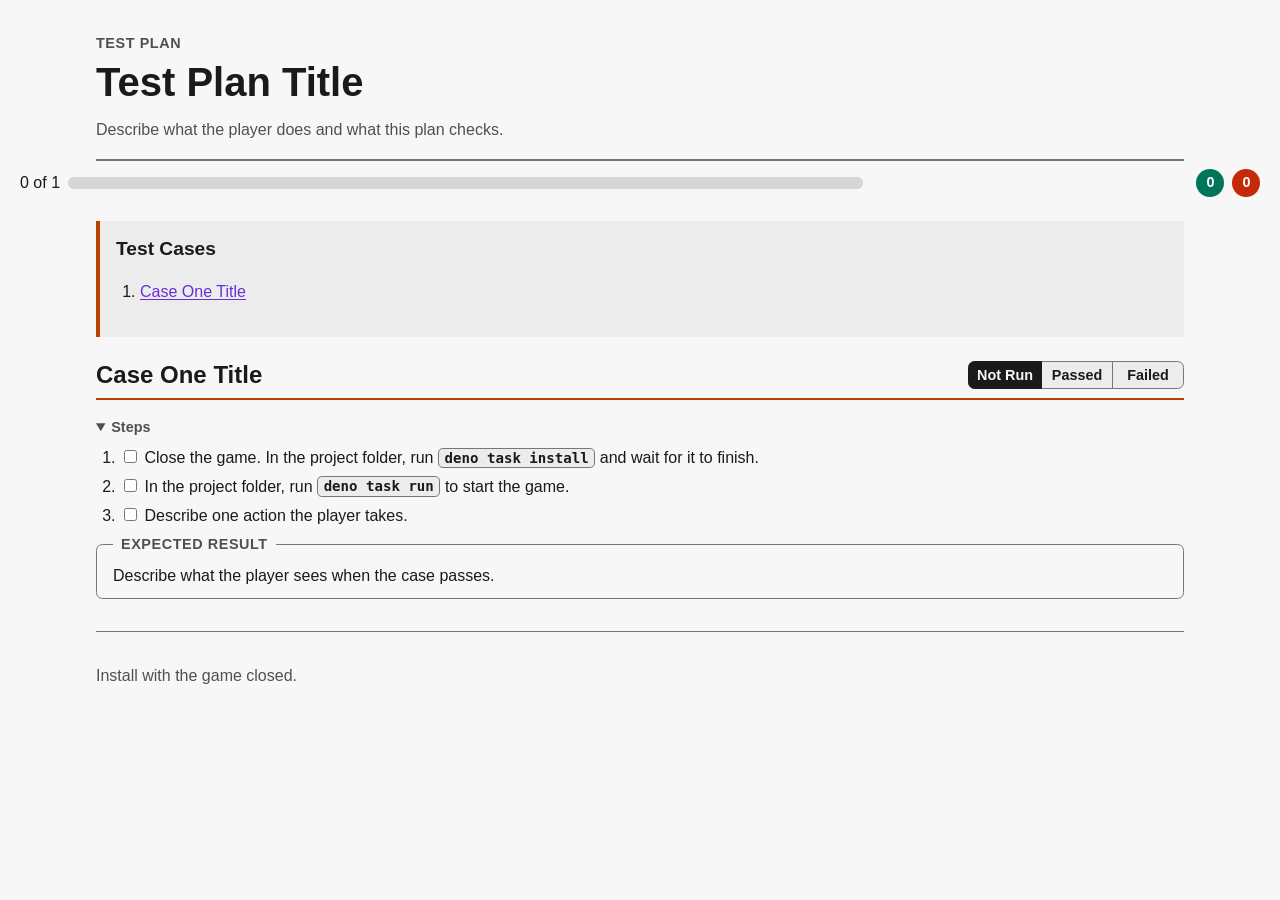
<file: .agents/templates/test-plan.html>
<!doctype html>
<html lang="en">
<head>
  <meta charset="utf-8">
  <meta name="viewport" content="width=device-width, initial-scale=1">
  <!--
    AGENT INSTRUCTIONS. Delete this whole comment block in a filled test plan.

    Create a test plan:
    1. Copy this file to .agents/test-plans/<name>.html. Keep the relative links to ../testing/ as they are.
    2. Replace the title, the eyebrow, and the intro with text for a human reader.
    3. Write one section with class "test-case" per case. Give each a unique id (case-1, case-2, ...) and a unique radio name that matches it.
    4. Each case has one "steps" list. Every item in it is one action a person does, followed by no more than one check. Every item gets a checkbox, and every checkbox counts toward the progress bar. The list collapses only after a result is chosen and every checkbox in it is checked.
    5. The first step of a case is the exact command that prepares the build, such as "deno task install", then the launch step, such as "deno task run". A case that follows one that already installed the build starts from the game menu instead. Put nothing else in a command step.
    6. Each case ends with one fieldset.expected whose legend reads "Expected Result". Say what the player sees.
    7. Build the table of contents from the cases. Remove any unused case section.

    Rules for the text:
    - A test plan is for humans. Keep commands, file hashes, sizes, exit codes, and output comparisons out of everything except the build command in step 1.
    - The plan stands alone. Never mention the agent, the chat, the task list, or anything outside the page.
    - Title Case for headings, buttons, and labels. US English. Oxford commas. No em dashes.
    - Do not state or hint at the hidden premise. Link to docs/spoilers.md instead if a case needs it.
    - No network calls. The shared test-plan.js script saves results in the viewer's browser; do not add other scripts.
  -->
  <title>Test Plan Title</title>
  <link rel="stylesheet" href="../testing/test-plan.css">
</head>
<body>
  <a class="skip-link" href="#main">Skip to test cases</a>

  <header class="page-header">
    <!-- Short label for the area under test, such as "Opening Resets". -->
    <p class="eyebrow">Test Plan</p>
    <h1>Test Plan Title</h1>
    <!-- One or two sentences: what the player does and what this plan checks. -->
    <p class="intro">Describe what the player does and what this plan checks.</p>
  </header>

  <!-- Counts recorded cases. Keep the ids and the summary text; the script fills in the numbers. -->
  <section id="test-progress" class="test-progress" aria-labelledby="completion-heading">
    <h2 id="completion-heading" class="visually-hidden">Test Plan Completion</h2>
    <p class="progress-row">
      <span id="completion-count" class="progress-count">0 of 1</span>
      <progress id="completion-progress" aria-labelledby="completion-heading" max="1" value="0">0 of 1</progress>
      <span class="progress-spacer" aria-hidden="true"></span>
      <span id="completion-outcomes" class="completion-outcomes">
        <span id="passed-pill" class="metric-pill metric-pill--passed" role="img" title="0 passed" aria-label="0 test cases have passed">
          <span id="passed-count">0</span>
          <span class="visually-hidden">passed</span>
        </span>
        <span id="failed-pill" class="metric-pill metric-pill--failed" role="img" title="0 failed" aria-label="0 test cases have failed">
          <span id="failed-count">0</span>
          <span class="visually-hidden">failed</span>
        </span>
      </span>
    </p>
    <p id="completion-summary" class="visually-hidden" role="status" aria-live="polite" aria-atomic="true">0 of 1 cases recorded.</p>
    <p id="storage-status" class="storage-status" role="status" aria-live="polite" hidden></p>
  </section>

  <nav class="toc" aria-label="Test cases">
    <h2>Test Cases</h2>
    <!-- One list item per case. The href matches the case id. -->
    <ol>
      <li><a href="#case-1">Case One Title</a></li>
    </ol>
  </nav>

  <main id="main">
    <!-- Repeat this section for each case. Keep the id, the radio name, and the legend in step. -->
    <section class="test-case" id="case-1">
      <div class="test-case-title">
        <h2>Case One Title</h2>
        <fieldset class="result-controls">
          <legend class="visually-hidden">Result for Case One Title</legend>
          <label><input type="radio" name="case-1" value="not-run" checked>Not Run</label>
          <label><input type="radio" name="case-1" value="passed">Passed</label>
          <label><input type="radio" name="case-1" value="failed">Failed</label>
        </fieldset>
      </div>

      <details class="test-case-details" open>
        <summary>Steps</summary>
        <!-- One li per step. Step 1 is always the build command. Each step gets a checkbox. -->
        <ol class="steps">
          <li>
            <label><input type="checkbox"> Close the game. In the project folder, run <code>deno task install</code> and wait for it to finish.</label>
          </li>
          <li>
            <label><input type="checkbox"> In the project folder, run <code>deno task run</code> to start the game.</label>
          </li>
          <li>
            <label><input type="checkbox"> Describe one action the player takes.</label>
          </li>
        </ol>
      </details>

      <fieldset class="expected">
        <legend>Expected Result</legend>
        <!-- Say what the player sees. Do not describe the steps again. -->
        <p>Describe what the player sees when the case passes.</p>
      </fieldset>
    </section>
  </main>

  <footer>
    <!-- Optional. A line about install state or what to do when a case fails. -->
    <p>Install with the game closed.</p>
  </footer>

  <script src="../testing/confetti.js"></script>
  <script src="../testing/test-plan.js"></script>
</body>
</html>
</file>
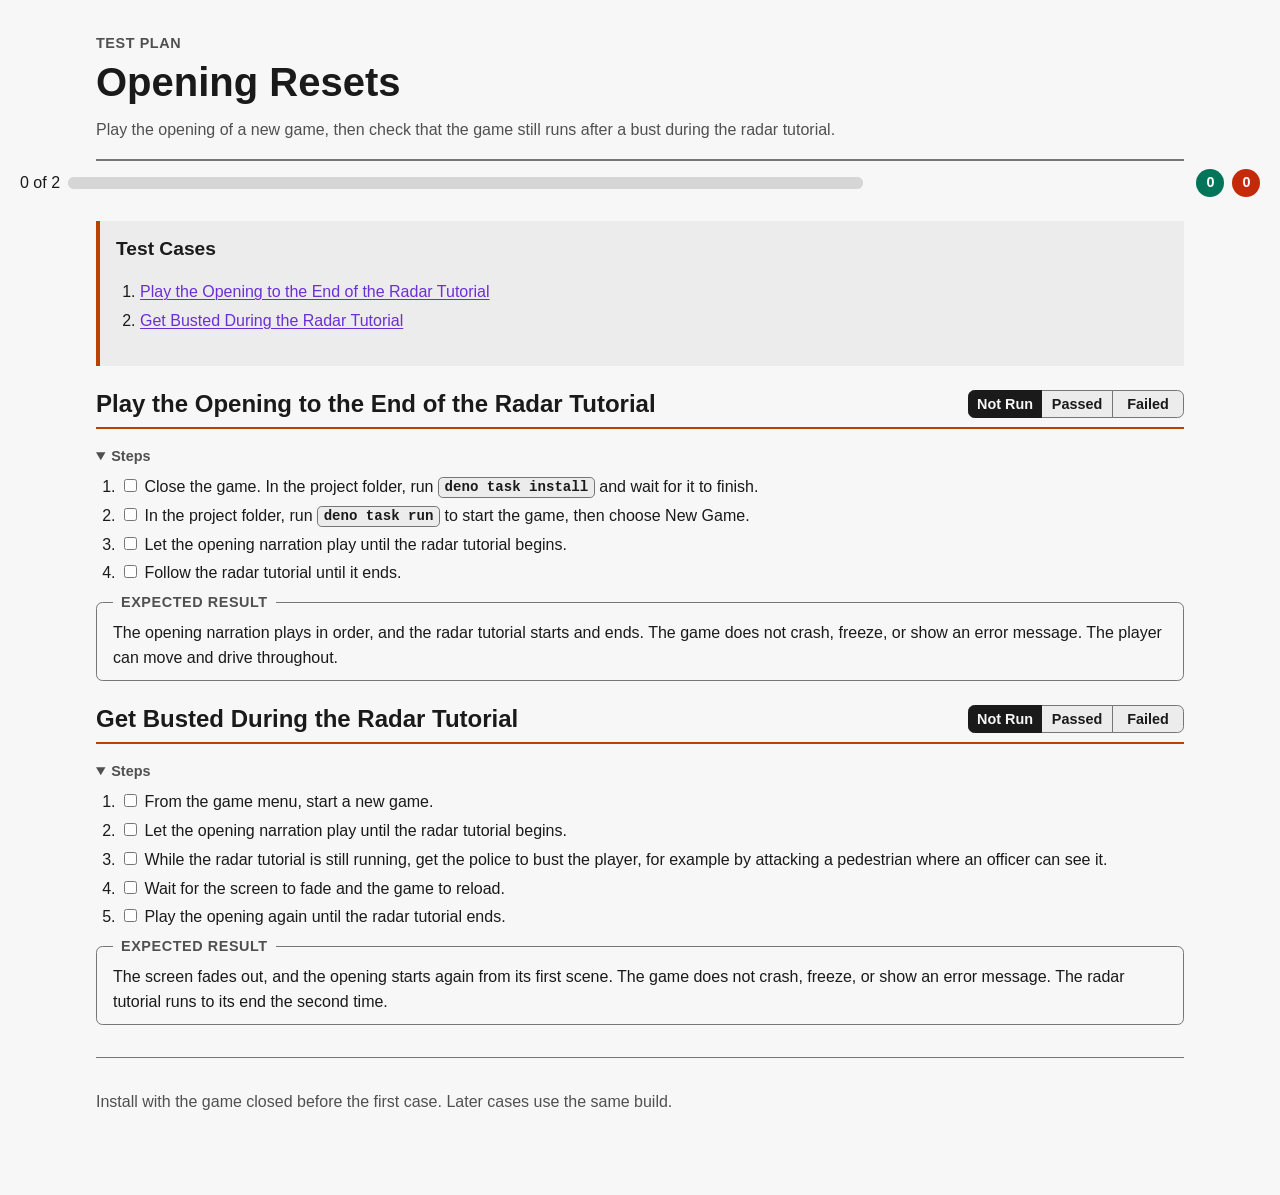
<file: .agents/test-plans/opening-resets.html>
<!doctype html>
<html lang="en">
<head>
  <meta charset="utf-8">
  <meta name="viewport" content="width=device-width, initial-scale=1">
  <title>Opening Resets</title>
  <link rel="stylesheet" href="../testing/test-plan.css">
</head>
<body>
  <a class="skip-link" href="#main">Skip to test cases</a>

  <header class="page-header">
    <p class="eyebrow">Test Plan</p>
    <h1>Opening Resets</h1>
    <p class="intro">Play the opening of a new game, then check that the game still runs after a bust during the radar tutorial.</p>
  </header>

  <section id="test-progress" class="test-progress" aria-labelledby="completion-heading">
    <h2 id="completion-heading" class="visually-hidden">Test Plan Completion</h2>
    <p class="progress-row">
      <span id="completion-count" class="progress-count">0 of 2</span>
      <progress id="completion-progress" aria-labelledby="completion-heading" max="2" value="0">0 of 2</progress>
      <span class="progress-spacer" aria-hidden="true"></span>
      <span id="completion-outcomes" class="completion-outcomes">
        <span id="passed-pill" class="metric-pill metric-pill--passed" role="img" title="0 passed" aria-label="0 test cases have passed">
          <span id="passed-count">0</span>
          <span class="visually-hidden">passed</span>
        </span>
        <span id="failed-pill" class="metric-pill metric-pill--failed" role="img" title="0 failed" aria-label="0 test cases have failed">
          <span id="failed-count">0</span>
          <span class="visually-hidden">failed</span>
        </span>
      </span>
    </p>
    <p id="completion-summary" class="visually-hidden" role="status" aria-live="polite" aria-atomic="true">0 of 2 cases recorded.</p>
    <p id="storage-status" class="storage-status" role="status" aria-live="polite" hidden></p>
  </section>

  <nav class="toc" aria-label="Test cases">
    <h2>Test Cases</h2>
    <ol>
      <li><a href="#case-1">Play the Opening to the End of the Radar Tutorial</a></li>
      <li><a href="#case-2">Get Busted During the Radar Tutorial</a></li>
    </ol>
  </nav>

  <main id="main">
    <section class="test-case" id="case-1">
      <div class="test-case-title">
        <h2>Play the Opening to the End of the Radar Tutorial</h2>
        <fieldset class="result-controls">
          <legend class="visually-hidden">Result for Play the Opening</legend>
          <label><input type="radio" name="case-1" value="not-run" checked>Not Run</label>
          <label><input type="radio" name="case-1" value="passed">Passed</label>
          <label><input type="radio" name="case-1" value="failed">Failed</label>
        </fieldset>
      </div>

      <details class="test-case-details" open>
        <summary>Steps</summary>
        <ol class="steps">
          <li><label><input type="checkbox"> Close the game. In the project folder, run <code>deno task install</code> and wait for it to finish.</label></li>
          <li><label><input type="checkbox"> In the project folder, run <code>deno task run</code> to start the game, then choose New Game.</label></li>
          <li><label><input type="checkbox"> Let the opening narration play until the radar tutorial begins.</label></li>
          <li><label><input type="checkbox"> Follow the radar tutorial until it ends.</label></li>
        </ol>
      </details>

      <fieldset class="expected">
        <legend>Expected Result</legend>
        <p>The opening narration plays in order, and the radar tutorial starts and ends. The game does not crash, freeze, or show an error message. The player can move and drive throughout.</p>
      </fieldset>
    </section>

    <section class="test-case" id="case-2">
      <div class="test-case-title">
        <h2>Get Busted During the Radar Tutorial</h2>
        <fieldset class="result-controls">
          <legend class="visually-hidden">Result for Get Busted During the Radar Tutorial</legend>
          <label><input type="radio" name="case-2" value="not-run" checked>Not Run</label>
          <label><input type="radio" name="case-2" value="passed">Passed</label>
          <label><input type="radio" name="case-2" value="failed">Failed</label>
        </fieldset>
      </div>

      <details class="test-case-details" open>
        <summary>Steps</summary>
        <ol class="steps">
          <li><label><input type="checkbox"> From the game menu, start a new game.</label></li>
          <li><label><input type="checkbox"> Let the opening narration play until the radar tutorial begins.</label></li>
          <li><label><input type="checkbox"> While the radar tutorial is still running, get the police to bust the player, for example by attacking a pedestrian where an officer can see it.</label></li>
          <li><label><input type="checkbox"> Wait for the screen to fade and the game to reload.</label></li>
          <li><label><input type="checkbox"> Play the opening again until the radar tutorial ends.</label></li>
        </ol>
      </details>

      <fieldset class="expected">
        <legend>Expected Result</legend>
        <p>The screen fades out, and the opening starts again from its first scene. The game does not crash, freeze, or show an error message. The radar tutorial runs to its end the second time.</p>
      </fieldset>
    </section>
  </main>

  <footer>
    <p>Install with the game closed before the first case. Later cases use the same build.</p>
  </footer>

  <script src="../testing/confetti.js"></script>
  <script src="../testing/test-plan.js"></script>
</body>
</html>
</file>
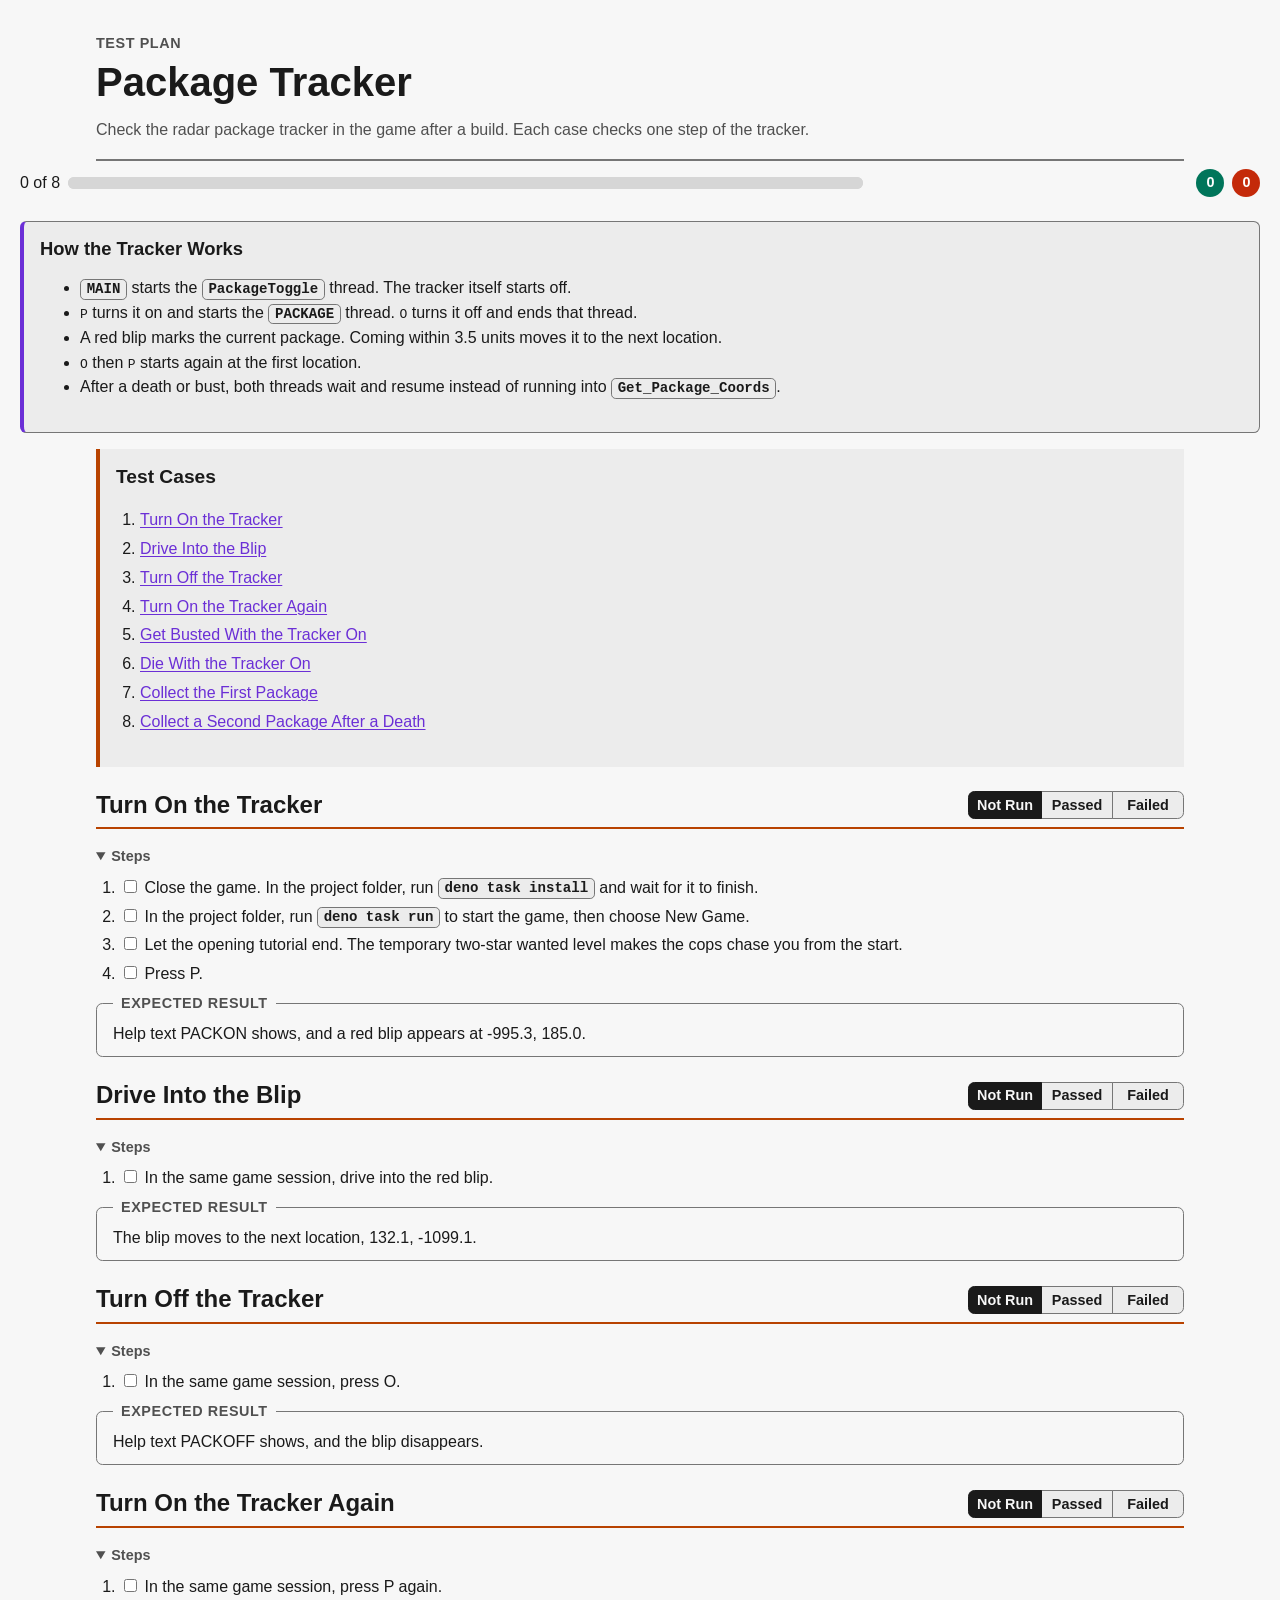
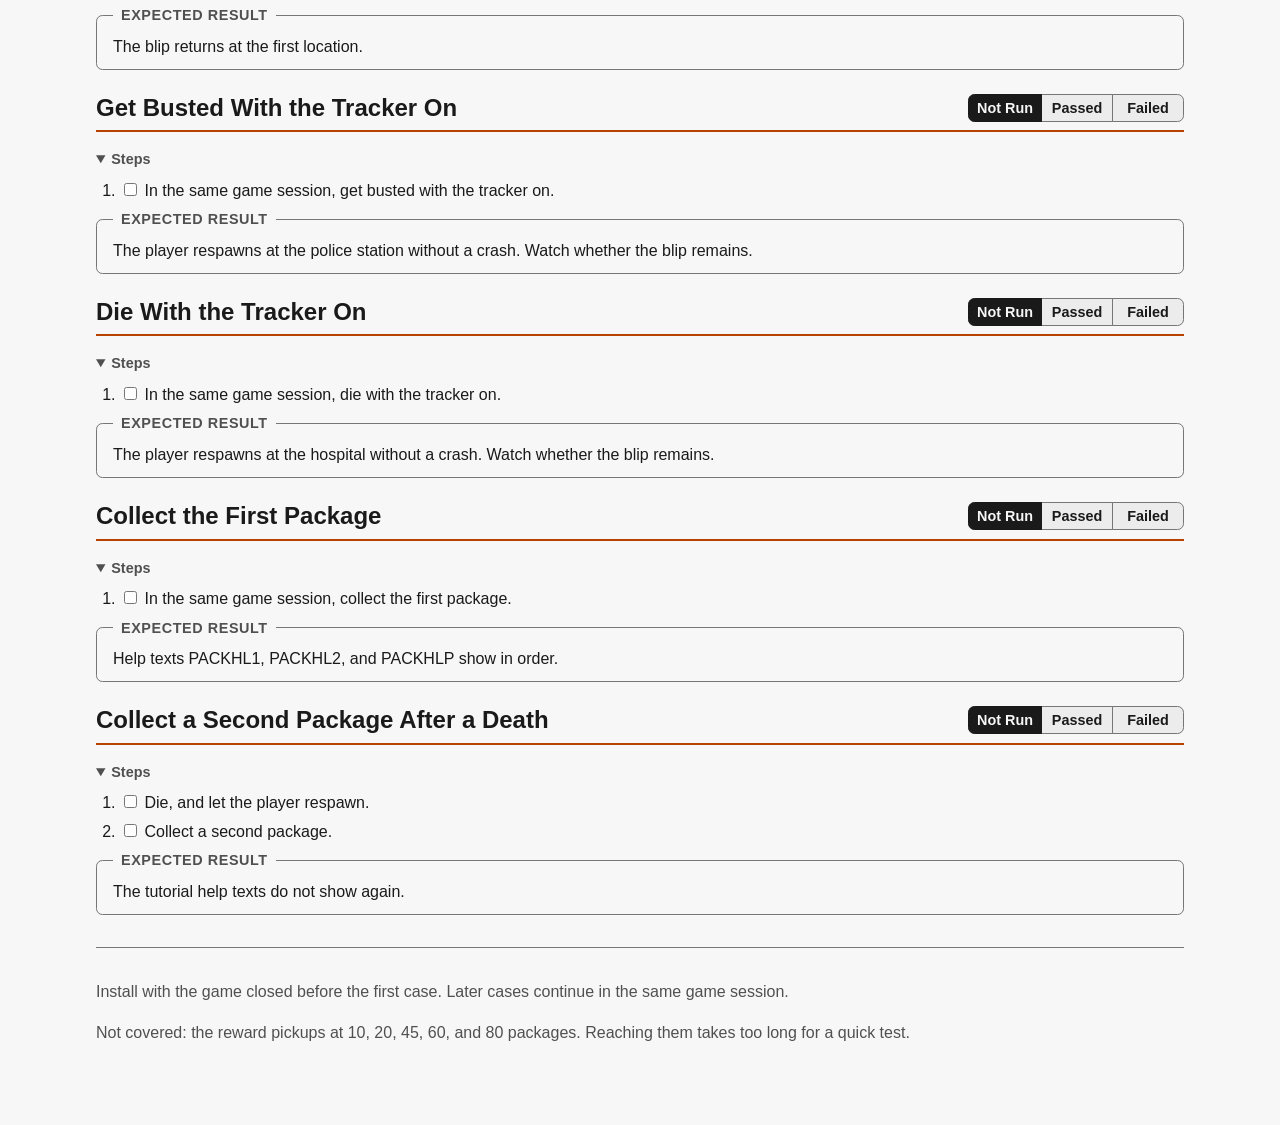
<file: .agents/test-plans/package-tracker.html>
<!doctype html>
<html lang="en">
<head>
  <meta charset="utf-8">
  <meta name="viewport" content="width=device-width, initial-scale=1">
  <title>Package Tracker</title>
  <link rel="stylesheet" href="../testing/test-plan.css">
</head>
<body>
  <a class="skip-link" href="#main">Skip to test cases</a>

  <header class="page-header">
    <p class="eyebrow">Test Plan</p>
    <h1>Package Tracker</h1>
    <p class="intro">Check the radar package tracker in the game after a build. Each case checks one step of the tracker.</p>
  </header>

  <section id="test-progress" class="test-progress" aria-labelledby="completion-heading">
    <h2 id="completion-heading" class="visually-hidden">Test Plan Completion</h2>
    <p class="progress-row">
      <span id="completion-count" class="progress-count">0 of 8</span>
      <progress id="completion-progress" aria-labelledby="completion-heading" max="8" value="0">0 of 8</progress>
      <span class="progress-spacer" aria-hidden="true"></span>
      <span id="completion-outcomes" class="completion-outcomes">
        <span id="passed-pill" class="metric-pill metric-pill--passed" role="img" title="0 passed" aria-label="0 test cases have passed">
          <span id="passed-count">0</span>
          <span class="visually-hidden">passed</span>
        </span>
        <span id="failed-pill" class="metric-pill metric-pill--failed" role="img" title="0 failed" aria-label="0 test cases have failed">
          <span id="failed-count">0</span>
          <span class="visually-hidden">failed</span>
        </span>
      </span>
    </p>
    <p id="completion-summary" class="visually-hidden" role="status" aria-live="polite" aria-atomic="true">0 of 8 cases recorded.</p>
    <p id="storage-status" class="storage-status" role="status" aria-live="polite" hidden></p>
  </section>

  <div class="note">
    <h3>How the Tracker Works</h3>
    <ul>
      <li><code>MAIN</code> starts the <code>PackageToggle</code> thread. The tracker itself starts off.</li>
      <li><kbd>P</kbd> turns it on and starts the <code>PACKAGE</code> thread. <kbd>O</kbd> turns it off and ends that thread.</li>
      <li>A red blip marks the current package. Coming within 3.5 units moves it to the next location.</li>
      <li><kbd>O</kbd> then <kbd>P</kbd> starts again at the first location.</li>
      <li>After a death or bust, both threads wait and resume instead of running into <code>Get_Package_Coords</code>.</li>
    </ul>
  </div>

  <nav class="toc" aria-label="Test cases">
    <h2>Test Cases</h2>
    <ol>
      <li><a href="#case-1">Turn On the Tracker</a></li>
      <li><a href="#case-2">Drive Into the Blip</a></li>
      <li><a href="#case-3">Turn Off the Tracker</a></li>
      <li><a href="#case-4">Turn On the Tracker Again</a></li>
      <li><a href="#case-5">Get Busted With the Tracker On</a></li>
      <li><a href="#case-6">Die With the Tracker On</a></li>
      <li><a href="#case-7">Collect the First Package</a></li>
      <li><a href="#case-8">Collect a Second Package After a Death</a></li>
    </ol>
  </nav>

  <main id="main">
    <section class="test-case" id="case-1">
      <div class="test-case-title">
        <h2>Turn On the Tracker</h2>
        <fieldset class="result-controls">
          <legend class="visually-hidden">Result for Turn On the Tracker</legend>
          <label><input type="radio" name="case-1" value="not-run" checked>Not Run</label>
          <label><input type="radio" name="case-1" value="passed">Passed</label>
          <label><input type="radio" name="case-1" value="failed">Failed</label>
        </fieldset>
      </div>

      <details class="test-case-details" open>
        <summary>Steps</summary>
        <ol class="steps">
          <li><label><input type="checkbox"> Close the game. In the project folder, run <code>deno task install</code> and wait for it to finish.</label></li>
          <li><label><input type="checkbox"> In the project folder, run <code>deno task run</code> to start the game, then choose New Game.</label></li>
          <li><label><input type="checkbox"> Let the opening tutorial end. The temporary two-star wanted level makes the cops chase you from the start.</label></li>
          <li><label><input type="checkbox"> Press P.</label></li>
        </ol>
      </details>

      <fieldset class="expected">
        <legend>Expected Result</legend>
        <p>Help text PACKON shows, and a red blip appears at -995.3, 185.0.</p>
      </fieldset>
    </section>

    <section class="test-case" id="case-2">
      <div class="test-case-title">
        <h2>Drive Into the Blip</h2>
        <fieldset class="result-controls">
          <legend class="visually-hidden">Result for Drive Into the Blip</legend>
          <label><input type="radio" name="case-2" value="not-run" checked>Not Run</label>
          <label><input type="radio" name="case-2" value="passed">Passed</label>
          <label><input type="radio" name="case-2" value="failed">Failed</label>
        </fieldset>
      </div>

      <details class="test-case-details" open>
        <summary>Steps</summary>
        <ol class="steps">
          <li><label><input type="checkbox"> In the same game session, drive into the red blip.</label></li>
        </ol>
      </details>

      <fieldset class="expected">
        <legend>Expected Result</legend>
        <p>The blip moves to the next location, 132.1, -1099.1.</p>
      </fieldset>
    </section>

    <section class="test-case" id="case-3">
      <div class="test-case-title">
        <h2>Turn Off the Tracker</h2>
        <fieldset class="result-controls">
          <legend class="visually-hidden">Result for Turn Off the Tracker</legend>
          <label><input type="radio" name="case-3" value="not-run" checked>Not Run</label>
          <label><input type="radio" name="case-3" value="passed">Passed</label>
          <label><input type="radio" name="case-3" value="failed">Failed</label>
        </fieldset>
      </div>

      <details class="test-case-details" open>
        <summary>Steps</summary>
        <ol class="steps">
          <li><label><input type="checkbox"> In the same game session, press O.</label></li>
        </ol>
      </details>

      <fieldset class="expected">
        <legend>Expected Result</legend>
        <p>Help text PACKOFF shows, and the blip disappears.</p>
      </fieldset>
    </section>

    <section class="test-case" id="case-4">
      <div class="test-case-title">
        <h2>Turn On the Tracker Again</h2>
        <fieldset class="result-controls">
          <legend class="visually-hidden">Result for Turn On the Tracker Again</legend>
          <label><input type="radio" name="case-4" value="not-run" checked>Not Run</label>
          <label><input type="radio" name="case-4" value="passed">Passed</label>
          <label><input type="radio" name="case-4" value="failed">Failed</label>
        </fieldset>
      </div>

      <details class="test-case-details" open>
        <summary>Steps</summary>
        <ol class="steps">
          <li><label><input type="checkbox"> In the same game session, press P again.</label></li>
        </ol>
      </details>

      <fieldset class="expected">
        <legend>Expected Result</legend>
        <p>The blip returns at the first location.</p>
      </fieldset>
    </section>

    <section class="test-case" id="case-5">
      <div class="test-case-title">
        <h2>Get Busted With the Tracker On</h2>
        <fieldset class="result-controls">
          <legend class="visually-hidden">Result for Get Busted With the Tracker On</legend>
          <label><input type="radio" name="case-5" value="not-run" checked>Not Run</label>
          <label><input type="radio" name="case-5" value="passed">Passed</label>
          <label><input type="radio" name="case-5" value="failed">Failed</label>
        </fieldset>
      </div>

      <details class="test-case-details" open>
        <summary>Steps</summary>
        <ol class="steps">
          <li><label><input type="checkbox"> In the same game session, get busted with the tracker on.</label></li>
        </ol>
      </details>

      <fieldset class="expected">
        <legend>Expected Result</legend>
        <p>The player respawns at the police station without a crash. Watch whether the blip remains.</p>
      </fieldset>
    </section>

    <section class="test-case" id="case-6">
      <div class="test-case-title">
        <h2>Die With the Tracker On</h2>
        <fieldset class="result-controls">
          <legend class="visually-hidden">Result for Die With the Tracker On</legend>
          <label><input type="radio" name="case-6" value="not-run" checked>Not Run</label>
          <label><input type="radio" name="case-6" value="passed">Passed</label>
          <label><input type="radio" name="case-6" value="failed">Failed</label>
        </fieldset>
      </div>

      <details class="test-case-details" open>
        <summary>Steps</summary>
        <ol class="steps">
          <li><label><input type="checkbox"> In the same game session, die with the tracker on.</label></li>
        </ol>
      </details>

      <fieldset class="expected">
        <legend>Expected Result</legend>
        <p>The player respawns at the hospital without a crash. Watch whether the blip remains.</p>
      </fieldset>
    </section>

    <section class="test-case" id="case-7">
      <div class="test-case-title">
        <h2>Collect the First Package</h2>
        <fieldset class="result-controls">
          <legend class="visually-hidden">Result for Collect the First Package</legend>
          <label><input type="radio" name="case-7" value="not-run" checked>Not Run</label>
          <label><input type="radio" name="case-7" value="passed">Passed</label>
          <label><input type="radio" name="case-7" value="failed">Failed</label>
        </fieldset>
      </div>

      <details class="test-case-details" open>
        <summary>Steps</summary>
        <ol class="steps">
          <li><label><input type="checkbox"> In the same game session, collect the first package.</label></li>
        </ol>
      </details>

      <fieldset class="expected">
        <legend>Expected Result</legend>
        <p>Help texts PACKHL1, PACKHL2, and PACKHLP show in order.</p>
      </fieldset>
    </section>

    <section class="test-case" id="case-8">
      <div class="test-case-title">
        <h2>Collect a Second Package After a Death</h2>
        <fieldset class="result-controls">
          <legend class="visually-hidden">Result for Collect a Second Package After a Death</legend>
          <label><input type="radio" name="case-8" value="not-run" checked>Not Run</label>
          <label><input type="radio" name="case-8" value="passed">Passed</label>
          <label><input type="radio" name="case-8" value="failed">Failed</label>
        </fieldset>
      </div>

      <details class="test-case-details" open>
        <summary>Steps</summary>
        <ol class="steps">
          <li><label><input type="checkbox"> Die, and let the player respawn.</label></li>
          <li><label><input type="checkbox"> Collect a second package.</label></li>
        </ol>
      </details>

      <fieldset class="expected">
        <legend>Expected Result</legend>
        <p>The tutorial help texts do not show again.</p>
      </fieldset>
    </section>
  </main>

  <footer>
    <p>Install with the game closed before the first case. Later cases continue in the same game session.</p>
    <p>Not covered: the reward pickups at 10, 20, 45, 60, and 80 packages. Reaching them takes too long for a quick test.</p>
  </footer>

  <script src="../testing/confetti.js"></script>
  <script src="../testing/test-plan.js"></script>
</body>
</html>
</file>
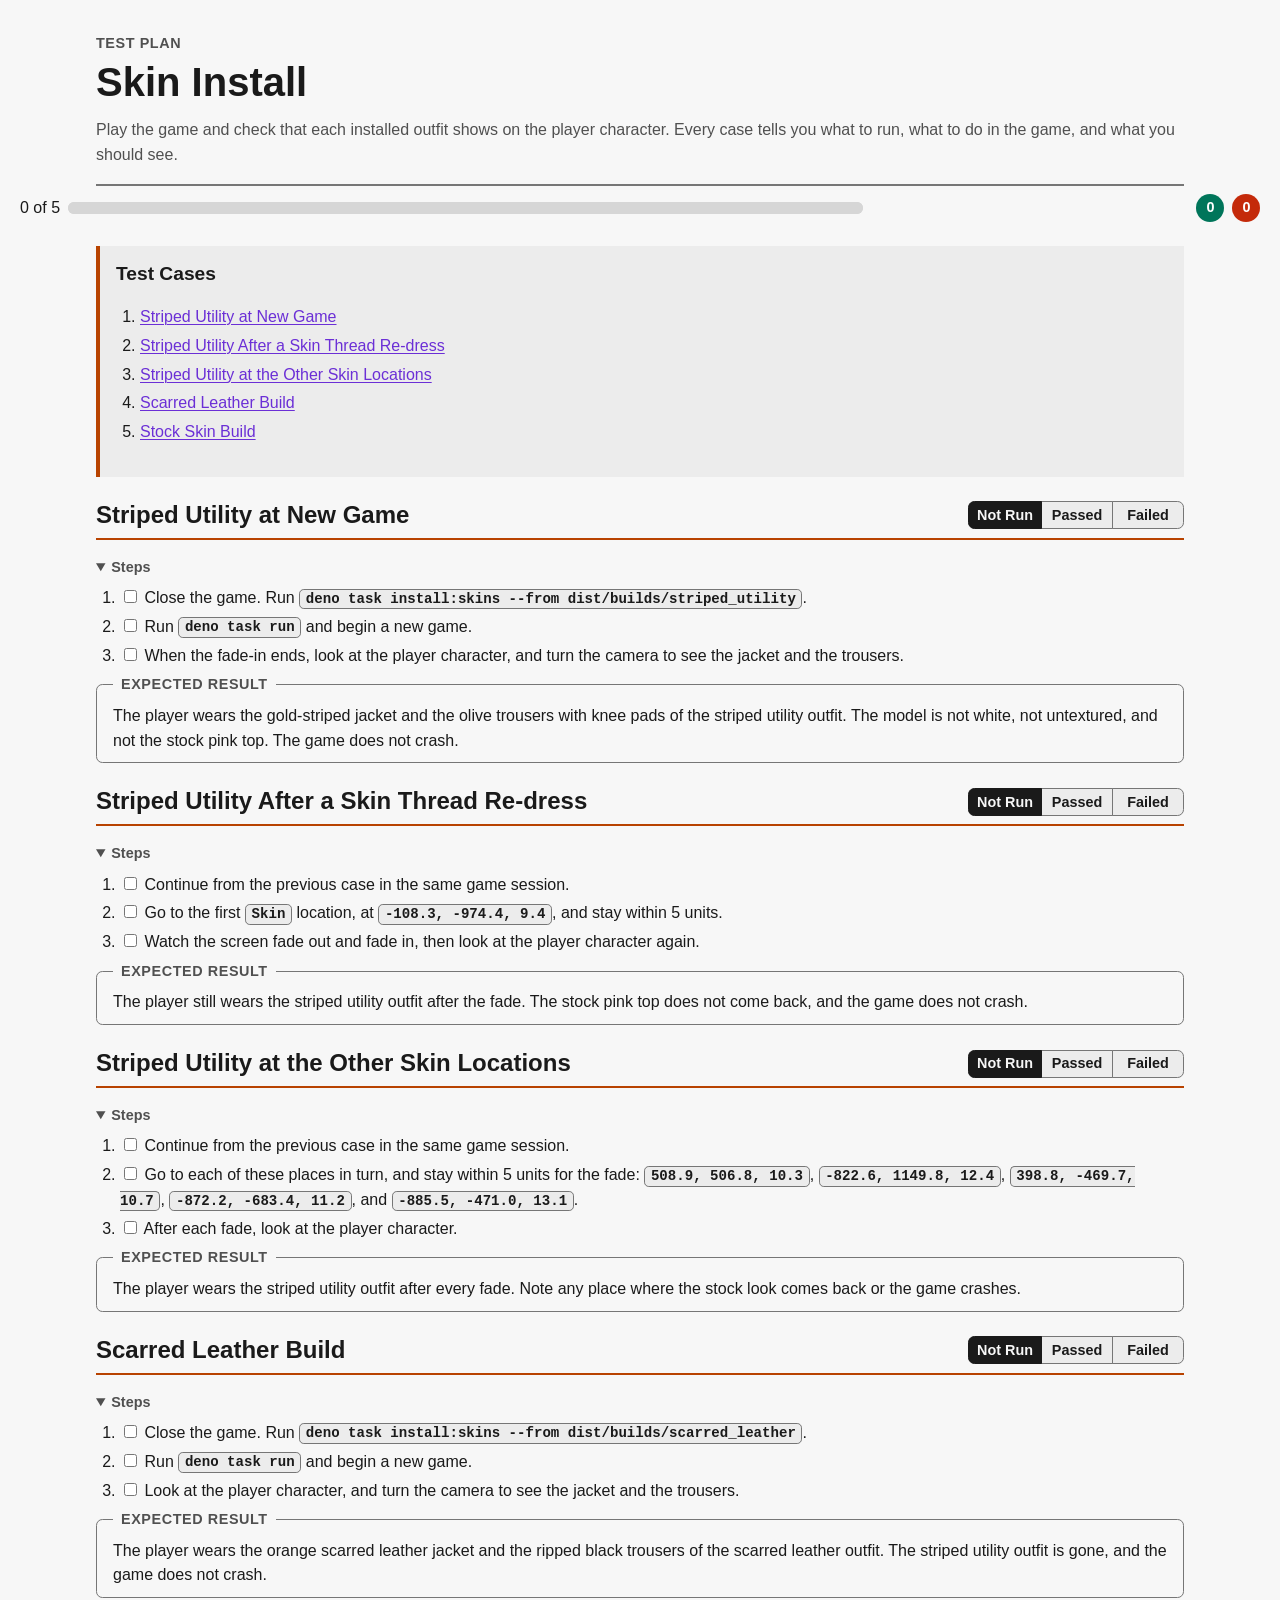
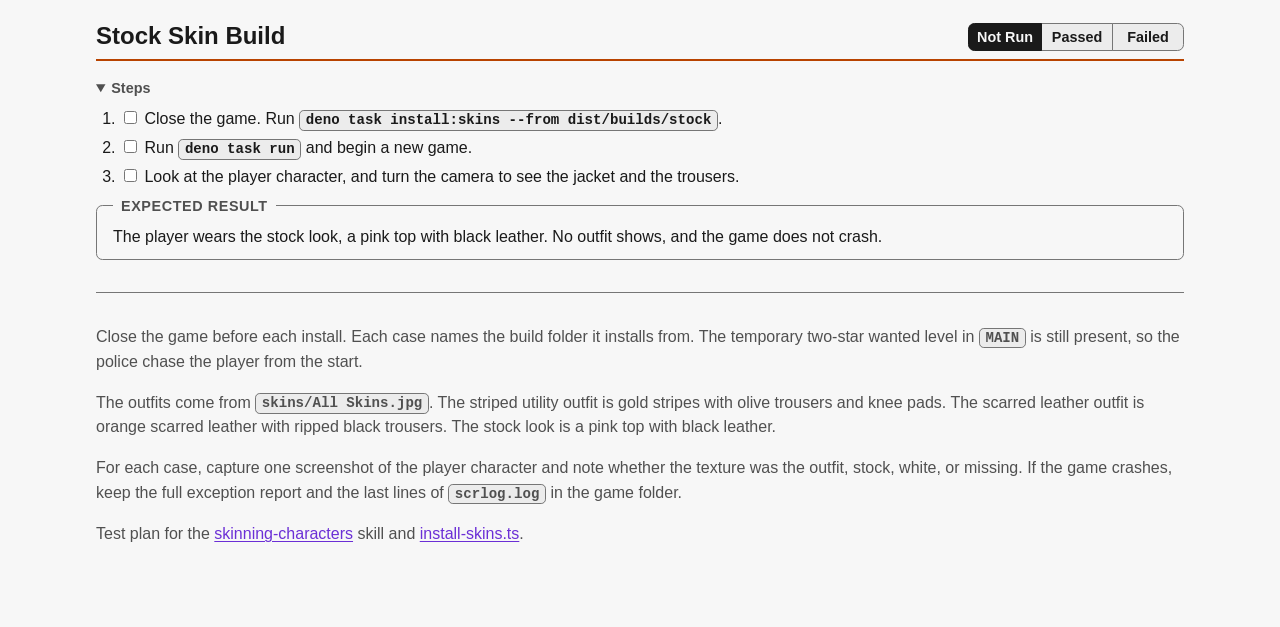
<file: .agents/test-plans/skin-install.html>
<!doctype html>
<html lang="en">
  <head>
    <meta charset="utf-8">
    <meta name="viewport" content="width=device-width, initial-scale=1">
    <title>Skin Install</title>
    <link rel="stylesheet" href="../testing/test-plan.css">
  </head>
  <body>
    <a class="skip-link" href="#main">Skip to test cases</a>
    <header class="page-header">
      <p class="eyebrow">Test Plan</p>
      <h1>Skin Install</h1>
      <p class="intro">
        Play the game and check that each installed outfit shows on the player
        character. Every case tells you what to run, what to do in the game,
        and what you should see.
      </p>
    </header>
    <section id="test-progress" class="test-progress" aria-labelledby="completion-heading">
      <h2 id="completion-heading" class="visually-hidden">Test Plan Completion</h2>
      <p class="progress-row">
        <span id="completion-count" class="progress-count">0 of 5</span>
        <progress id="completion-progress" aria-labelledby="completion-heading" max="5" value="0">0 of 5</progress>
        <span class="progress-spacer" aria-hidden="true"></span>
        <span id="completion-outcomes" class="completion-outcomes">
          <span id="passed-pill" class="metric-pill metric-pill--passed" role="img" title="0 passed" aria-label="0 test cases have passed">
            <span id="passed-count">0</span>
            <span class="visually-hidden">passed</span>
          </span>
          <span id="failed-pill" class="metric-pill metric-pill--failed" role="img" title="0 failed" aria-label="0 test cases have failed">
            <span id="failed-count">0</span>
            <span class="visually-hidden">failed</span>
          </span>
        </span>
      </p>
      <p id="completion-summary" class="visually-hidden" role="status" aria-live="polite" aria-atomic="true">0 of 5 cases recorded.</p>
      <p id="storage-status" class="storage-status" role="status" aria-live="polite" hidden></p>
    </section>

    <nav class="toc" aria-label="Test cases">
      <h2>Test Cases</h2>
      <ol>
        <li><a href="#case-1">Striped Utility at New Game</a></li>
        <li><a href="#case-2">Striped Utility After a Skin Thread Re-dress</a></li>
        <li><a href="#case-3">Striped Utility at the Other Skin Locations</a></li>
        <li><a href="#case-4">Scarred Leather Build</a></li>
        <li><a href="#case-5">Stock Skin Build</a></li>
      </ol>
    </nav>

    <main id="main">

      <section class="test-case" id="case-1">
        <div class="test-case-title">
          <h2>Striped Utility at New Game</h2>
          <fieldset class="result-controls">
            <legend class="visually-hidden">Result for Striped Utility at New Game</legend>
            <label><input type="radio" name="case-1" value="not-run" checked>Not Run</label>
            <label><input type="radio" name="case-1" value="passed">Passed</label>
            <label><input type="radio" name="case-1" value="failed">Failed</label>
          </fieldset>
        </div>

        <details class="test-case-details" open>
          <summary>Steps</summary>
          <ol class="steps">
            <li><label><input type="checkbox"> Close the game. Run <code>deno task install:skins --from dist/builds/striped_utility</code>.</label></li>
            <li><label><input type="checkbox"> Run <code>deno task run</code> and begin a new game.</label></li>
            <li><label><input type="checkbox"> When the fade-in ends, look at the player character, and turn the camera to see the jacket and the trousers.</label></li>
          </ol>
        </details>

        <fieldset class="expected">
          <legend>Expected Result</legend>
          <p>
            The player wears the gold-striped jacket and the olive trousers
            with knee pads of the striped utility outfit. The model is not white, not
            untextured, and not the stock pink top. The game does not crash.
          </p>
        </fieldset>
      </section>

      <section class="test-case" id="case-2">
        <div class="test-case-title">
          <h2>Striped Utility After a Skin Thread Re-dress</h2>
          <fieldset class="result-controls">
            <legend class="visually-hidden">Result for Striped Utility After a Skin Thread Re-dress</legend>
            <label><input type="radio" name="case-2" value="not-run" checked>Not Run</label>
            <label><input type="radio" name="case-2" value="passed">Passed</label>
            <label><input type="radio" name="case-2" value="failed">Failed</label>
          </fieldset>
        </div>

        <details class="test-case-details" open>
          <summary>Steps</summary>
          <ol class="steps">
            <li><label><input type="checkbox"> Continue from the previous case in the same game session.</label></li>
            <li><label><input type="checkbox"> Go to the first <code>Skin</code> location, at <code>-108.3, -974.4, 9.4</code>, and stay within 5 units.</label></li>
            <li><label><input type="checkbox"> Watch the screen fade out and fade in, then look at the player character again.</label></li>
          </ol>
        </details>

        <fieldset class="expected">
          <legend>Expected Result</legend>
          <p>
            The player still wears the striped utility outfit after the fade. The stock pink top
            does not come back, and the game does not crash.
          </p>
        </fieldset>
      </section>

      <section class="test-case" id="case-3">
        <div class="test-case-title">
          <h2>Striped Utility at the Other Skin Locations</h2>
          <fieldset class="result-controls">
            <legend class="visually-hidden">Result for Striped Utility at the Other Skin Locations</legend>
            <label><input type="radio" name="case-3" value="not-run" checked>Not Run</label>
            <label><input type="radio" name="case-3" value="passed">Passed</label>
            <label><input type="radio" name="case-3" value="failed">Failed</label>
          </fieldset>
        </div>

        <details class="test-case-details" open>
          <summary>Steps</summary>
          <ol class="steps">
            <li><label><input type="checkbox"> Continue from the previous case in the same game session.</label></li>
            <li><label><input type="checkbox"> Go to each of these places in turn, and stay within 5 units for the fade: <code>508.9, 506.8, 10.3</code>, <code>-822.6, 1149.8, 12.4</code>, <code>398.8, -469.7, 10.7</code>, <code>-872.2, -683.4, 11.2</code>, and <code>-885.5, -471.0, 13.1</code>.</label></li>
            <li><label><input type="checkbox"> After each fade, look at the player character.</label></li>
          </ol>
        </details>

        <fieldset class="expected">
          <legend>Expected Result</legend>
          <p>
            The player wears the striped utility outfit after every fade. Note any place where
            the stock look comes back or the game crashes.
          </p>
        </fieldset>
      </section>

      <section class="test-case" id="case-4">
        <div class="test-case-title">
          <h2>Scarred Leather Build</h2>
          <fieldset class="result-controls">
            <legend class="visually-hidden">Result for Scarred Leather Build</legend>
            <label><input type="radio" name="case-4" value="not-run" checked>Not Run</label>
            <label><input type="radio" name="case-4" value="passed">Passed</label>
            <label><input type="radio" name="case-4" value="failed">Failed</label>
          </fieldset>
        </div>

        <details class="test-case-details" open>
          <summary>Steps</summary>
          <ol class="steps">
            <li><label><input type="checkbox"> Close the game. Run <code>deno task install:skins --from dist/builds/scarred_leather</code>.</label></li>
            <li><label><input type="checkbox"> Run <code>deno task run</code> and begin a new game.</label></li>
            <li><label><input type="checkbox"> Look at the player character, and turn the camera to see the jacket and the trousers.</label></li>
          </ol>
        </details>

        <fieldset class="expected">
          <legend>Expected Result</legend>
          <p>
            The player wears the orange scarred leather jacket and the ripped
            black trousers of the scarred leather outfit. The striped utility outfit
            is gone, and the game does not crash.
          </p>
        </fieldset>
      </section>

      <section class="test-case" id="case-5">
        <div class="test-case-title">
          <h2>Stock Skin Build</h2>
          <fieldset class="result-controls">
            <legend class="visually-hidden">Result for Stock Skin Build</legend>
            <label><input type="radio" name="case-5" value="not-run" checked>Not Run</label>
            <label><input type="radio" name="case-5" value="passed">Passed</label>
            <label><input type="radio" name="case-5" value="failed">Failed</label>
          </fieldset>
        </div>

        <details class="test-case-details" open>
          <summary>Steps</summary>
          <ol class="steps">
            <li><label><input type="checkbox"> Close the game. Run <code>deno task install:skins --from dist/builds/stock</code>.</label></li>
            <li><label><input type="checkbox"> Run <code>deno task run</code> and begin a new game.</label></li>
            <li><label><input type="checkbox"> Look at the player character, and turn the camera to see the jacket and the trousers.</label></li>
          </ol>
        </details>

        <fieldset class="expected">
          <legend>Expected Result</legend>
          <p>
            The player wears the stock look, a pink top with black leather.
            No outfit shows, and the game does not crash.
          </p>
        </fieldset>
      </section>
    </main>

    <footer>
      <p>Close the game before each install. Each case names the build folder it installs from. The temporary two-star wanted level in <code>MAIN</code> is still present, so the police chase the player from the start.</p>
      <p>The outfits come from <code>skins/All Skins.jpg</code>. The striped utility outfit is gold stripes with olive trousers and knee pads. The scarred leather outfit is orange scarred leather with ripped black trousers. The stock look is a pink top with black leather.</p>
      <p>For each case, capture one screenshot of the player character and note whether the texture was the outfit, stock, white, or missing. If the game crashes, keep the full exception report and the last lines of <code>scrlog.log</code> in the game folder.</p>
      <p>
        Test plan for the <a href="../skills/skinning-characters/SKILL.md">skinning-characters</a>
        skill and <a href="../../scripts/install-skins.ts">install-skins.ts</a>.
      </p>
    </footer>

    <script src="../testing/confetti.js"></script>
    <script src="../testing/test-plan.js"></script>
  </body>
</html>
</file>
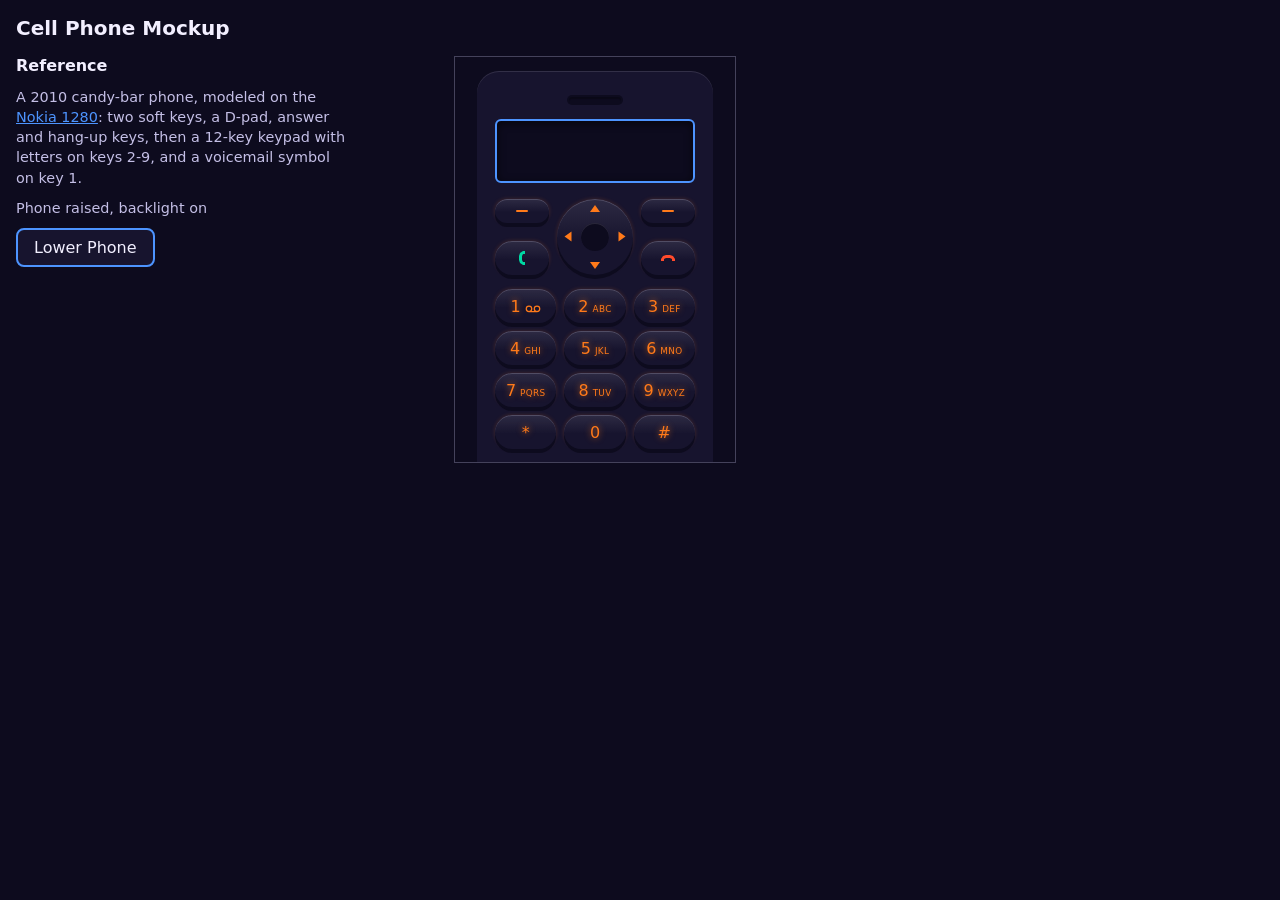
<file: docs/specimens/cellphone-mockup.html>
<!doctype html>
<html lang="en">
<head>
<meta charset="utf-8">
<meta name="viewport" content="width=device-width, initial-scale=1">
<title>Cell Phone Mockup</title>
<style>
  :root {
    --base: #0d0b1e;
    --text: #f2efff;
    --muted: #c4bfe6;
    --ember: #ff7a1a;
    --cold: #4d94ff;
    --gold: #ffc61a;
    --surface: #17142e;
    --pass: #00d9a3;
    --fail: #ff4a2b;
  }
  @media (prefers-color-scheme: dark) {
    :root:not([data-theme="light"]) { --base: #0d0b1e; --text: #f2efff; --muted: #c4bfe6; }
  }
  :root[data-theme="dark"] { --base: #0d0b1e; --text: #f2efff; --muted: #c4bfe6; }
  body {
    margin: 0;
    padding: 16px;
    background: var(--base);
    color: var(--text);
    font-family: system-ui, sans-serif;
    overflow: hidden;
  }
  h1 { font-size: 1.25rem; margin: 0 0 16px; }
  .row {
    display: flex;
    flex-wrap: wrap;
    gap: 16px;
  }
  .option {
    display: grid;
    grid-template-columns: minmax(0, 1fr) auto;
    gap: 32px;
    align-items: start;
    max-inline-size: 720px;
  }
  .info { display: flex; flex-direction: column; gap: 12px; align-items: flex-start; }
  .info h2 { margin: 0; font-size: 1rem; }
  .reference { max-inline-size: 36ch; margin: 0; color: var(--muted); font-size: 0.9rem; line-height: 1.4; }
  .reference a { color: var(--cold); }
  @media (max-width: 640px) {
    .option { grid-template-columns: 1fr; }
    .screen { order: -1; }
  }
  .screen {
    width: 280px;
    padding-block-start: 14px;
    overflow: hidden;
    border: 1px solid rgba(196, 191, 230, 0.3);
    background: var(--base);
  }
  .phone {
    width: 200px;
    margin-inline: auto;
    margin-block-end: -9px;
    padding-block: 24px 22px;
    padding-inline: 18px;
    border-radius: 22px 22px 0 0;
    background: var(--surface);
    box-shadow: inset 0 1px 0 rgba(242, 239, 255, 0.12);
    transform: translateY(110%);
    transition: transform 0.55s cubic-bezier(0.2, 0.8, 0.2, 1);
  }
  .phone.up { transform: translateY(0); }
  .earpiece {
    display: block;
    width: 52px;
    height: 6px;
    margin-inline: auto;
    margin-block-end: 14px;
    border: 2px solid transparent;
    border-radius: 5px;
    background: var(--base);
    box-shadow: inset 0 2px 1px rgba(0,0,0,0.25);
  }
  .lcd {
    color: rgba(196, 191, 230, 0.18);
    height: 60px;
    padding-inline: 12px;
    border: 2px solid var(--cold);
    border-radius: 6px;
    background: var(--base);
    box-shadow: inset 0 2px 8px rgba(0, 0, 0, 0.6);
    font-family: "Courier New", monospace;
    font-size: 1.4rem;
    letter-spacing: 0.1em;
    display: flex;
    align-items: center;
    justify-content: flex-start;
    transition: color 0.4s, text-shadow 0.4s;
  }
  .lit .lcd {
    color: var(--ember);
    text-shadow: 0 0 6px rgba(255, 122, 26, 0.6);
  }
  .nav {
    margin-block-start: 16px;
    display: grid;
    grid-template-columns: 1fr 76px 1fr;
    grid-template-rows: repeat(2, 34px);
    gap: 8px;
    align-items: center;
  }
  .nav .l { grid-column: 1; }
  .nav .r { grid-column: 3; }
  .nav .soft { grid-row: 1; align-self: start; height: 24px; }
  .nav .answer, .nav .hangup { grid-row: 2; align-self: end; }
  .keys {
    margin-block-start: 14px;
    display: grid;
    grid-template-columns: repeat(3, 1fr);
    gap: 8px;
  }
  .key {
    display: grid;
    place-items: center;
    height: 34px;
    border-radius: 17px;
    background: linear-gradient(180deg, rgba(242, 239, 255, 0.1), transparent 55%), var(--surface);
    box-shadow: inset 0 1px 0 rgba(242, 239, 255, 0.18), 0 4px 0 var(--base);
    color: rgba(196, 191, 230, 0.3);
    font-size: 1rem;
    cursor: pointer;
    transition: color 0.4s, box-shadow 0.4s, text-shadow 0.4s, transform 0.08s;
  }
  .key.answer { color: rgba(0, 217, 163, 0.3); }
  .key.hangup { color: rgba(255, 74, 43, 0.3); }
  .cap { display: flex; align-items: baseline; gap: 4px; }
  .letters { font-size: 0.55rem; letter-spacing: 0.04em; }
  .cap svg { translate: 0 5px; }
  .soft::after {
    content: "";
    width: 12px;
    height: 2px;
    border-radius: 1px;
    background: currentColor;
  }
  .dpad {
    grid-column: 2;
    grid-row: 1 / span 2;
    position: relative;
    width: 76px;
    height: 76px;
    border-radius: 50%;
    background: linear-gradient(180deg, rgba(242, 239, 255, 0.1), transparent 55%), var(--surface);
    box-shadow: inset 0 1px 0 rgba(242, 239, 255, 0.18), 0 4px 0 var(--base);
    cursor: pointer;
    transition: box-shadow 0.4s, transform 0.08s;
  }
  .dpad .ok {
    position: absolute;
    inset: 24px;
    border-radius: 50%;
    background: var(--base);
    box-shadow: inset 0 1px 0 rgba(242, 239, 255, 0.12);
  }
  .dpad i {
    position: absolute;
    inset-inline-start: 50%;
    inset-block-start: 6px;
    margin-inline-start: -5px;
    border-inline: 5px solid transparent;
    border-block-end: 7px solid currentColor;
    color: rgba(196, 191, 230, 0.3);
    transition: color 0.4s;
  }
  .dpad .s { inset-block-start: auto; inset-block-end: 6px; rotate: 180deg; }
  .dpad .w { inset-inline-start: 6px; inset-block-start: 50%; margin-inline-start: 0; margin-block-start: -4px; rotate: -90deg; }
  .dpad .e { inset-inline-start: auto; inset-inline-end: 6px; inset-block-start: 50%; margin-inline-start: 0; margin-block-start: -4px; rotate: 90deg; }
  .lit .key {
    color: var(--ember);
    box-shadow: inset 0 1px 0 rgba(242, 239, 255, 0.18), 0 4px 0 var(--base), 0 0 4px rgba(255, 122, 26, 0.2);
    text-shadow: 0 0 6px rgba(255, 122, 26, 0.7);
  }
  .lit .key.answer { color: var(--pass); }
  .lit .key.hangup { color: var(--fail); }
  .lit .dpad { box-shadow: inset 0 1px 0 rgba(242, 239, 255, 0.18), 0 4px 0 var(--base), 0 0 4px rgba(255, 122, 26, 0.2); }
  .lit .dpad i { color: var(--ember); }
  /* Pressed: the key sinks into its 4 px lip, the top highlight turns to shade, and a lit glyph brightens. */
  .key:active, .key.pressed, .dpad:active, .dpad.pressed {
    transform: translateY(4px);
    transition-duration: 0.06s;
  }
  .key:active, .key.pressed {
    background: linear-gradient(180deg, rgba(0, 0, 0, 0.3), transparent 55%), var(--surface);
    box-shadow: inset 0 2px 3px rgba(0, 0, 0, 0.55), 0 0 0 var(--base);
  }
  .dpad:active, .dpad.pressed {
    background: linear-gradient(180deg, rgba(0, 0, 0, 0.3), transparent 55%), var(--surface);
    box-shadow: inset 0 2px 3px rgba(0, 0, 0, 0.55), 0 0 0 var(--base);
  }
  .lit .key:active, .lit .key.pressed {
    box-shadow: inset 0 2px 3px rgba(0, 0, 0, 0.55), 0 0 0 var(--base), 0 0 8px rgba(255, 122, 26, 0.45);
    text-shadow: 0 0 10px rgba(255, 122, 26, 0.95);
  }
  .status { color: var(--muted); font-size: 0.9rem; }
  button {
    padding-block: 8px;
    padding-inline: 16px;
    border: 2px solid var(--cold);
    border-radius: 8px;
    background: var(--surface);
    color: var(--text);
    font: inherit;
    cursor: pointer;
  }
  @media (prefers-reduced-motion: reduce) {
    .lcd, .key, .dpad, .dpad i, .phone { transition: none; }
  }
</style>
</head>
<body>
<h1>Cell Phone Mockup</h1>
<div class="option">
  <div class="info">
    <h2>Reference</h2>
    <p class="reference">A 2010 candy-bar phone, modeled on the <a href="https://wikipedia.com/wiki/Nokia_1280">Nokia 1280</a>: two soft keys, a D-pad, answer and hang-up keys, then a 12-key keypad with letters on keys 2-9, and a voicemail symbol on key 1.</p>
    <div class="status" id="status" role="status">Phone raised, backlight on</div>
    <button type="button" id="raise">Lower Phone</button>
  </div>
  <div class="screen">
    <div class="phone">
      <span class="earpiece"></span>
      <div class="lcd"></div>
      <div class="nav">
        <span class="key soft l"></span>
        <span class="dpad"><i class="n"></i><i class="s"></i><i class="w"></i><i class="e"></i><span class="ok"></span></span>
        <span class="key soft r"></span>
        <span class="key answer l" role="button" title="Answer Call" aria-label="Answer the incoming call"><svg viewBox="0 0 16 16" width="16" height="16" aria-hidden="true"><path fill="currentColor" d="M9 15L6 13L5 10L5 6L6 3L9 1L11 1L11 4L9 4L8 6L8 10L9 12L11 12L11 15Z"/></svg></span>
        <span class="key hangup r" role="button" title="Hang Up" aria-label="End the current call"><svg viewBox="0 0 16 16" width="16" height="16" aria-hidden="true"><path fill="currentColor" d="M1 9L3 6L6 5L10 5L13 6L15 9L15 11L12 11L12 9L10 8L6 8L4 9L4 11L1 11Z"/></svg></span>
      </div>
      <!-- Letters follow ITU E.161. See https://pkg.go.dev/github.com/tecnickcom/nurago@v1.152.0/pkg/phonekeypad -->
      <div class="keys">
        <span class="key" data-digit="1"><span class="cap"><span class="digit">1</span><svg viewBox="0 0 16 16" width="16" height="16" aria-hidden="true"><path d="M 4 10.5 A 2.5 2.5 0 1 0 4 5 A 2.5 2.5 0 1 0 4 10.5 Z M 12 10.5 A 2.5 2.5 0 1 0 12 5 A 2.5 2.5 0 1 0 12 10.5 Z M 4 10.5 L 12 10.5" fill="none" stroke="currentColor" stroke-width="1.25" stroke-linecap="butt" stroke-linejoin="miter"/></svg></span></span>
        <span class="key" data-digit="2"><span class="cap"><span class="digit">2</span><span class="letters">ABC</span></span></span>
        <span class="key" data-digit="3"><span class="cap"><span class="digit">3</span><span class="letters">DEF</span></span></span>
        <span class="key" data-digit="4"><span class="cap"><span class="digit">4</span><span class="letters">GHI</span></span></span>
        <span class="key" data-digit="5"><span class="cap"><span class="digit">5</span><span class="letters">JKL</span></span></span>
        <span class="key" data-digit="6"><span class="cap"><span class="digit">6</span><span class="letters">MNO</span></span></span>
        <span class="key" data-digit="7"><span class="cap"><span class="digit">7</span><span class="letters">PQRS</span></span></span>
        <span class="key" data-digit="8"><span class="cap"><span class="digit">8</span><span class="letters">TUV</span></span></span>
        <span class="key" data-digit="9"><span class="cap"><span class="digit">9</span><span class="letters">WXYZ</span></span></span>
        <span class="key" data-key="*"><span class="cap"><span class="digit">*</span></span></span>
        <span class="key" data-digit="0"><span class="cap"><span class="digit">0</span></span></span>
        <span class="key" data-key="#"><span class="cap"><span class="digit">#</span></span></span>
      </div>
    </div>
  </div>
</div>
<script>
  const phone = document.querySelector(".phone");
  const status = document.getElementById("status");
  const toggle = document.getElementById("raise");
  const lcd = document.querySelector(".lcd");
  const BACKLIGHT_MS = 5000;
  const MAX_DIGITS = 7;
  let up = false;
  let timer;
  let digits = "";

  function showStatus() {
    if (!up) {
      status.textContent = "Phone lowered";
    } else {
      status.textContent = phone.classList.contains("lit") ? "Phone raised, backlight on" : "Phone raised, backlight off";
    }
  }

  // The LCD shows the typed digits as 555-7653.
  function render() {
    lcd.textContent = digits.length > 3 ? digits.slice(0, 3) + "-" + digits.slice(3) : digits;
  }

  function typeDigit(digit) {
    if (!up) return;
    if (digits.length < MAX_DIGITS) digits += digit;
    render();
    light();
  }

  function backspace() {
    if (!up) return;
    digits = digits.slice(0, -1);
    render();
    light();
  }

  // A raise or a key press lights the backlight and restarts the 5-second timeout.
  function light() {
    if (!up) return;
    phone.classList.add("lit");
    clearTimeout(timer);
    timer = setTimeout(() => {
      phone.classList.remove("lit");
      showStatus();
    }, BACKLIGHT_MS);
    showStatus();
  }

  function raise() {
    up = true;
    digits = "";
    render();
    phone.classList.add("up");
    toggle.textContent = "Lower Phone";
    light();
  }

  function lower() {
    up = false;
    digits = "";
    render();
    clearTimeout(timer);
    phone.classList.remove("up", "lit");
    phone.querySelectorAll(".pressed").forEach((key) => key.classList.remove("pressed"));
    toggle.textContent = "Raise Phone";
    showStatus();
  }

  toggle.addEventListener("click", () => (up ? lower() : raise()));
  phone.querySelectorAll(".key, .dpad").forEach((key) =>
    key.addEventListener("click", () => {
      if (key.dataset.digit) typeDigit(key.dataset.digit);
      else light();
    })
  );
  // A typed digit, *, or # presses its key cap until the key comes back up.
  function capFor(event) {
    const name = /^Numpad[0-9]$/.test(event.code) ? event.code.slice(-1) : event.key;
    return /^[0-9*#]$/.test(name) ? phone.querySelector(`[data-digit="${name}"], [data-key="${name}"]`) : null;
  }
  document.addEventListener("keydown", (event) => {
    if (up && !event.ctrlKey && !event.metaKey && !event.altKey) capFor(event)?.classList.add("pressed");
  });
  document.addEventListener("keyup", (event) => capFor(event)?.classList.remove("pressed"));
  document.addEventListener("keydown", (event) => {
    if (event.ctrlKey || event.metaKey || event.altKey) return;
    if (event.repeat && event.key !== "Backspace") return;
    if (event.key === "p" || event.key === "P") {
      up ? lower() : raise();
    } else if (event.key === "Escape") {
      lower();
    } else if (event.key === "Backspace") {
      backspace();
    } else {
      // The number row and the numpad report digits as key "0" to "9". With NumLock off the numpad reports another mode, often arrows, so the numpad code is the fallback.
      // See https://developer.mozilla.org/en-US/docs/Web/API/UI_Events/Keyboard_event_key_values#numeric_keypad_keys
      const digit = /^[0-9]$/.test(event.key) ? event.key : /^Numpad[0-9]$/.test(event.code) ? event.code.slice(-1) : null;
      if (digit !== null) typeDigit(digit);
      else if (/^[*#]$/.test(event.key)) light();
    }
  });
  requestAnimationFrame(() => requestAnimationFrame(raise));
</script>
</body>
</html>
</file>
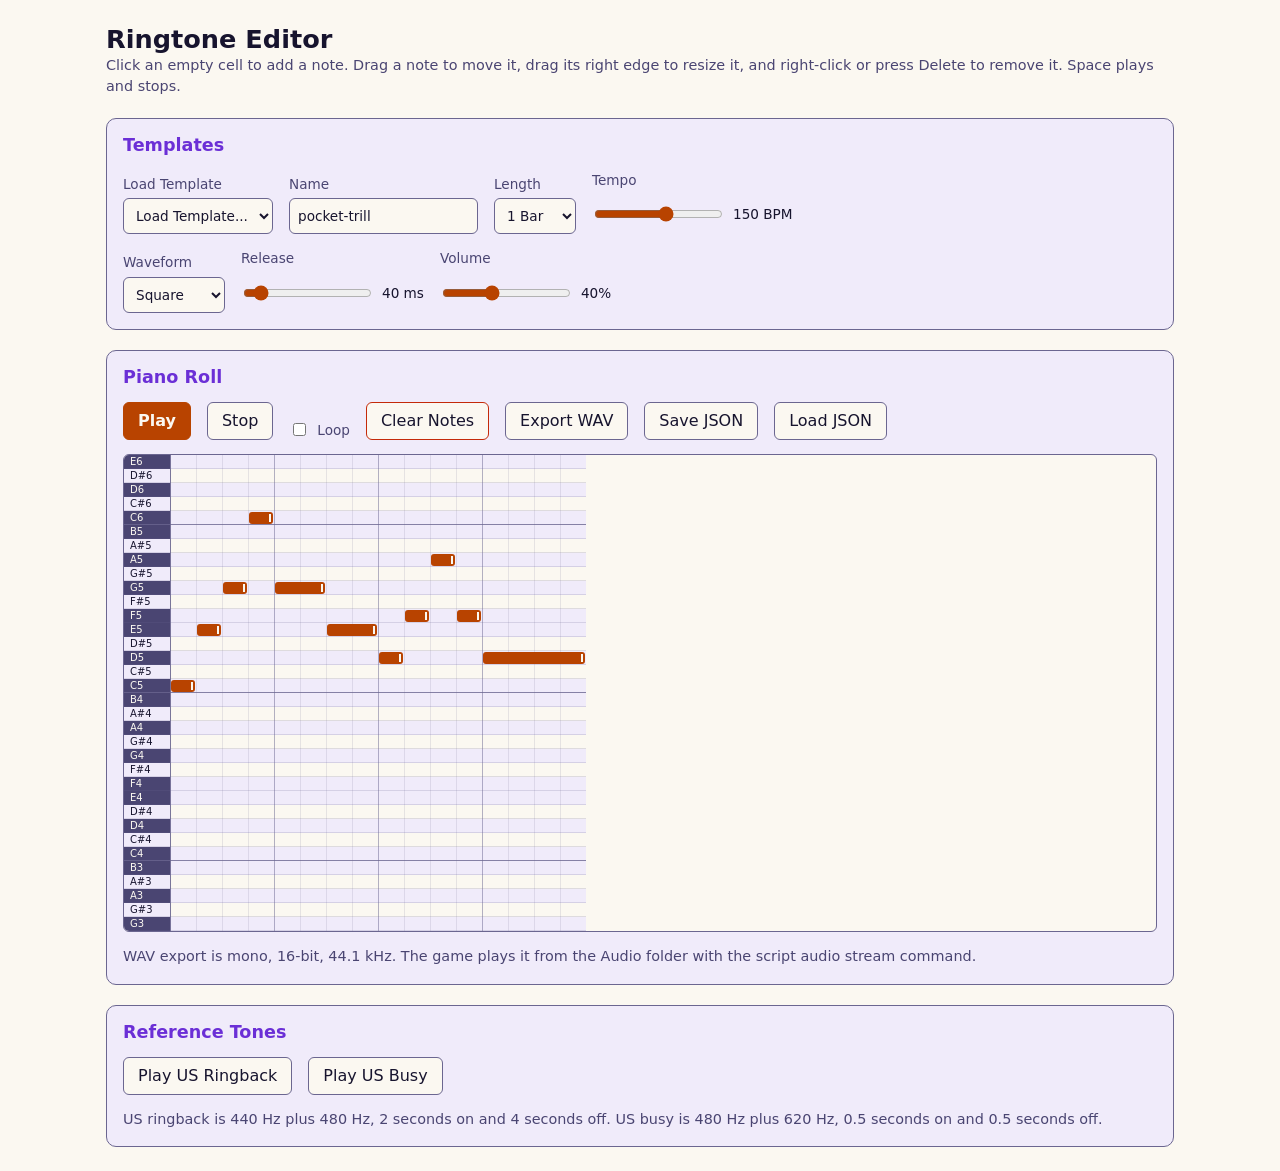
<file: tools/phone/ringtone-editor.html>
<!doctype html>
<html lang="en">
<head>
<meta charset="utf-8">
<meta name="viewport" content="width=device-width, initial-scale=1">
<title>Ringtone Editor</title>
<style>
  :root {
    color-scheme: dark;
    --base: #0d0b1e;
    --surface: #17142e;
    --text: #f2efff;
    --muted: #c4bfe6;
    --border: #7f7aa8;
    --primary: #ff7a1a;
    --secondary: #b88aff;
    --pass: #00d9a3;
    --fail: #ff4a2b;
    --on-primary: #0d0b1e;
  }
  @media (prefers-color-scheme: light) {
    :root:not([data-theme="dark"]) {
      color-scheme: light;
      --base: #fbf8f1;
      --surface: #f0ebfa;
      --text: #17142e;
      --muted: #4a4572;
      --border: #6b6690;
      --primary: #b84300;
      --secondary: #6b2fd6;
      --pass: #00755a;
      --fail: #c42a0a;
      --on-primary: #fbf8f1;
    }
  }
  * { box-sizing: border-box; }
  body {
    margin: 0;
    background: var(--base);
    color: var(--text);
    font: 16px/1.5 system-ui, sans-serif;
  }
  main {
    max-inline-size: 1100px;
    margin-inline: auto;
    padding-block: 24px;
    padding-inline: 16px;
    display: flex;
    flex-direction: column;
    gap: 20px;
  }
  h1, h2 { margin: 0; line-height: 1.2; }
  h1 { font-size: 1.6rem; }
  h2 { font-size: 1.1rem; color: var(--secondary); }
  p.hint { margin: 0; color: var(--muted); font-size: 0.9rem; }
  section {
    background: var(--surface);
    border: 1px solid var(--border);
    border-radius: 10px;
    padding: 16px;
    display: flex;
    flex-direction: column;
    gap: 14px;
  }
  .row { display: flex; flex-wrap: wrap; gap: 12px 16px; align-items: end; }
  label { display: flex; flex-direction: column; gap: 4px; font-size: 0.85rem; color: var(--muted); }
  label.inline { flex-direction: row; align-items: center; gap: 8px; }
  input[type="text"], input[type="number"], select {
    background: var(--base);
    color: var(--text);
    border: 1px solid var(--border);
    border-radius: 6px;
    padding-block: 6px;
    padding-inline: 8px;
    font: inherit;
    min-block-size: 36px;
  }
  input[type="range"] { accent-color: var(--primary); min-block-size: 36px; }
  button {
    background: var(--base);
    color: var(--text);
    border: 1px solid var(--border);
    border-radius: 6px;
    padding-block: 6px;
    padding-inline: 14px;
    font: inherit;
    min-block-size: 36px;
    cursor: pointer;
  }
  button:hover { border-color: var(--primary); }
  button.primary { background: var(--primary); color: var(--on-primary); border-color: var(--primary); font-weight: 600; }
  button.danger { border-color: var(--fail); }
  :focus-visible { outline: 2px solid var(--secondary); outline-offset: 2px; }
  .roll {
    overflow: auto;
    max-block-size: 70vh;
    border: 1px solid var(--border);
    border-radius: 6px;
    background: var(--base);
  }
  canvas { display: block; touch-action: none; }
  output { color: var(--text); font-variant-numeric: tabular-nums; }
</style>
</head>
<body>
<main>
  <header>
    <h1>Ringtone Editor</h1>
    <p class="hint">Click an empty cell to add a note. Drag a note to move it, drag its right edge to resize it, and right-click or press Delete to remove it. Space plays and stops.</p>
  </header>

  <section aria-labelledby="h-templates">
    <h2 id="h-templates">Templates</h2>
    <div class="row">
      <label>Load Template
        <select id="template"></select>
      </label>
      <label>Name
        <input type="text" id="name" value="ringtone" maxlength="32">
      </label>
      <label>Length
        <select id="bars">
          <option value="1">1 Bar</option>
          <option value="2">2 Bars</option>
          <option value="3">3 Bars</option>
          <option value="4">4 Bars</option>
        </select>
      </label>
      <label>Tempo
        <span class="row" style="gap:8px;align-items:center">
          <input type="range" id="bpm" min="60" max="220" value="150">
          <output id="bpmOut">150 BPM</output>
        </span>
      </label>
    </div>
    <div class="row">
      <label>Waveform
        <select id="wave">
          <option value="square">Square</option>
          <option value="triangle">Triangle</option>
          <option value="sawtooth">Sawtooth</option>
          <option value="sine">Sine</option>
        </select>
      </label>
      <label>Release
        <span class="row" style="gap:8px;align-items:center">
          <input type="range" id="release" min="5" max="400" value="40">
          <output id="releaseOut">40 ms</output>
        </span>
      </label>
      <label>Volume
        <span class="row" style="gap:8px;align-items:center">
          <input type="range" id="volume" min="5" max="100" value="40">
          <output id="volumeOut">40%</output>
        </span>
      </label>
    </div>
  </section>

  <section aria-labelledby="h-roll">
    <h2 id="h-roll">Piano Roll</h2>
    <div class="row">
      <button type="button" class="primary" id="play">Play</button>
      <button type="button" id="stop">Stop</button>
      <label class="inline"><input type="checkbox" id="loop"> Loop</label>
      <button type="button" class="danger" id="clear">Clear Notes</button>
      <button type="button" id="exportWav">Export WAV</button>
      <button type="button" id="saveJson">Save JSON</button>
      <button type="button" id="loadJson">Load JSON</button>
      <input type="file" id="file" accept="application/json,.json" hidden>
    </div>
    <div class="roll" id="roll"><canvas id="canvas" aria-label="Piano roll"></canvas></div>
    <p class="hint">WAV export is mono, 16-bit, 44.1 kHz. The game plays it from the Audio folder with the script audio stream command.</p>
  </section>

  <section aria-labelledby="h-ref">
    <h2 id="h-ref">Reference Tones</h2>
    <div class="row">
      <button type="button" id="refRing">Play US Ringback</button>
      <button type="button" id="refBusy">Play US Busy</button>
    </div>
    <p class="hint">US ringback is 440 Hz plus 480 Hz, 2 seconds on and 4 seconds off. US busy is 480 Hz plus 620 Hz, 0.5 seconds on and 0.5 seconds off.</p>
  </section>
</main>

<script>
const LOW = 55;
const HIGH = 88;
const ROW_H = 14;
const STEP_W = 26;
const GUTTER = 46;
const STEPS_PER_BAR = 16;
const NOTE_NAMES = ["C", "C#", "D", "D#", "E", "F", "F#", "G", "G#", "A", "A#", "B"];
const STORE_KEY = "eventide-ringtone-editor";

// Notes are [step, length in steps, MIDI pitch] on a 16th-note grid. All melodies are original.
const TEMPLATES = [
  { name: "Pocket Trill", bpm: 150, bars: 1, wave: "square", notes: [[0,1,72],[1,1,76],[2,1,79],[3,1,84],[4,2,79],[6,2,76],[8,1,74],[9,1,77],[10,1,81],[11,1,77],[12,4,74]] },
  { name: "Bright Alert", bpm: 170, bars: 1, wave: "square", notes: [[0,2,81],[2,2,76],[4,2,81],[6,2,76],[8,4,84]] },
  { name: "Waltz Hop", bpm: 132, bars: 2, wave: "triangle", notes: [[0,2,67],[2,2,71],[4,2,74],[6,2,71],[8,2,69],[10,2,72],[12,2,76],[14,2,72],[16,2,71],[18,2,74],[20,2,78],[22,2,74],[24,4,79],[28,4,67]] },
  { name: "Rising Steps", bpm: 140, bars: 1, wave: "sine", notes: [[0,2,60],[2,2,64],[4,2,67],[6,2,72],[8,2,64],[10,2,67],[12,2,72],[14,2,76]] },
  { name: "Night Drive", bpm: 100, bars: 2, wave: "triangle", notes: [[0,3,69],[4,2,72],[6,2,76],[8,6,74],[16,3,69],[20,2,72],[22,2,79],[24,8,76]] },
];

const $ = (id) => document.getElementById(id);
const clamp = (v, lo, hi) => Math.min(hi, Math.max(lo, v));
const cssVar = (name) => getComputedStyle(document.documentElement).getPropertyValue(name).trim();

class RingtoneEditor {
  #notes = [];
  #bars = 1;
  #audio = null;
  #canvas = $("canvas");
  #g = $("canvas").getContext("2d");
  #t0 = 0;
  #playing = false;
  #raf = 0;
  #drag = null;
  #selected = null;
  #lastLen = 2;

  constructor() {
    for (const t of TEMPLATES) {
      $("template").add(new Option(t.name, t.name));
    }
    $("template").add(new Option("Load Template...", ""), 0);
    $("template").selectedIndex = 0;

    $("template").addEventListener("change", () => {
      const t = TEMPLATES.find((x) => x.name === $("template").value);
      if (t) this.#loadTemplate(t);
      $("template").selectedIndex = 0;
    });
    $("bars").addEventListener("change", () => this.#setBars(Number($("bars").value)));
    for (const id of ["bpm", "release", "volume"]) $(id).addEventListener("input", () => this.#syncOutputs());
    $("wave").addEventListener("change", () => this.#save());
    $("name").addEventListener("input", () => this.#save());
    $("play").addEventListener("click", () => this.#play());
    $("stop").addEventListener("click", () => this.#stop());
    $("clear").addEventListener("click", () => { this.#notes = []; this.#selected = null; this.#changed(); });
    $("exportWav").addEventListener("click", () => this.#exportWav());
    $("saveJson").addEventListener("click", () => this.#exportJson());
    $("loadJson").addEventListener("click", () => $("file").click());
    $("file").addEventListener("change", () => this.#importJson());
    $("refRing").addEventListener("click", () => this.#tones([440, 480], 2, 4, 1));
    $("refBusy").addEventListener("click", () => this.#tones([480, 620], 0.5, 0.5, 4));

    const c = this.#canvas;
    c.addEventListener("pointerdown", (e) => this.#down(e));
    c.addEventListener("pointermove", (e) => this.#move(e));
    c.addEventListener("pointerup", () => { this.#drag = null; this.#save(); });
    c.addEventListener("contextmenu", (e) => { e.preventDefault(); this.#removeAt(e); });
    document.addEventListener("keydown", (e) => this.#key(e));
    matchMedia("(prefers-color-scheme: light)").addEventListener("change", () => this.#draw());

    if (!this.#restore()) this.#loadTemplate(TEMPLATES[0]);
  }

  get #steps() { return this.#bars * STEPS_PER_BAR; }
  get #stepSec() { return 60 / Number($("bpm").value) / 4; }

  #loadTemplate(t) {
    $("name").value = t.name.toLowerCase().replaceAll(" ", "-");
    $("bpm").value = t.bpm;
    $("wave").value = t.wave;
    this.#bars = t.bars;
    $("bars").value = t.bars;
    this.#notes = t.notes.map(([step, len, midi]) => ({ step, len, midi }));
    this.#selected = null;
    this.#changed();
  }

  #setBars(bars) {
    this.#bars = bars;
    this.#notes = this.#notes.filter((n) => n.step < this.#steps);
    for (const n of this.#notes) n.len = Math.min(n.len, this.#steps - n.step);
    this.#changed();
  }

  #syncOutputs() {
    $("bpmOut").textContent = `${$("bpm").value} BPM`;
    $("releaseOut").textContent = `${$("release").value} ms`;
    $("volumeOut").textContent = `${$("volume").value}%`;
    this.#save();
  }

  #changed() {
    this.#syncOutputs();
    this.#layout();
    this.#draw();
  }

  #layout() {
    const w = GUTTER + this.#steps * STEP_W;
    const h = (HIGH - LOW + 1) * ROW_H;
    const dpr = window.devicePixelRatio || 1;
    this.#canvas.width = w * dpr;
    this.#canvas.height = h * dpr;
    this.#canvas.style.inlineSize = `${w}px`;
    this.#canvas.style.blockSize = `${h}px`;
    this.#g.setTransform(dpr, 0, 0, dpr, 0, 0);
  }

  #draw(playStep = this.#playing ? this.#playPos() : -1) {
    const g = this.#g;
    const w = GUTTER + this.#steps * STEP_W;
    const h = (HIGH - LOW + 1) * ROW_H;
    const border = cssVar("--border");
    g.clearRect(0, 0, w, h);
    g.font = "10px system-ui, sans-serif";
    g.textBaseline = "middle";
    for (let midi = HIGH; midi >= LOW; midi--) {
      const y = (HIGH - midi) * ROW_H;
      const pc = midi % 12;
      const black = [1, 3, 6, 8, 10].includes(pc);
      g.fillStyle = black ? cssVar("--base") : cssVar("--surface");
      g.fillRect(GUTTER, y, w - GUTTER, ROW_H);
      g.fillStyle = black ? cssVar("--surface") : cssVar("--muted");
      g.fillRect(0, y, GUTTER, ROW_H);
      g.fillStyle = black ? cssVar("--text") : cssVar("--base");
      g.fillText(`${NOTE_NAMES[pc]}${Math.floor(midi / 12) - 1}`, 6, y + ROW_H / 2);
      g.strokeStyle = border;
      g.globalAlpha = pc === 0 ? 0.8 : 0.2;
      g.beginPath();
      g.moveTo(0, y + ROW_H - 0.5);
      g.lineTo(w, y + ROW_H - 0.5);
      g.stroke();
      g.globalAlpha = 1;
    }
    for (let s = 0; s <= this.#steps; s++) {
      const x = GUTTER + s * STEP_W + 0.5;
      g.strokeStyle = border;
      g.globalAlpha = s % STEPS_PER_BAR === 0 ? 0.9 : s % 4 === 0 ? 0.5 : 0.15;
      g.beginPath();
      g.moveTo(x, 0);
      g.lineTo(x, h);
      g.stroke();
    }
    g.globalAlpha = 1;
    for (const n of this.#notes) {
      const x = GUTTER + n.step * STEP_W;
      const y = (HIGH - n.midi) * ROW_H;
      g.fillStyle = n === this.#selected ? cssVar("--secondary") : cssVar("--primary");
      g.beginPath();
      g.roundRect(x + 1, y + 1, n.len * STEP_W - 2, ROW_H - 2, 3);
      g.fill();
      g.fillStyle = cssVar("--base");
      g.fillRect(x + n.len * STEP_W - 5, y + 3, 2, ROW_H - 6);
    }
    if (playStep >= 0) {
      const x = GUTTER + playStep * STEP_W;
      g.strokeStyle = cssVar("--pass");
      g.lineWidth = 2;
      g.beginPath();
      g.moveTo(x, 0);
      g.lineTo(x, h);
      g.stroke();
      g.lineWidth = 1;
    }
  }

  #pointer(e) {
    const r = this.#canvas.getBoundingClientRect();
    const x = e.clientX - r.left;
    const y = e.clientY - r.top;
    return { x, y, midi: HIGH - Math.floor(y / ROW_H), step: Math.floor((x - GUTTER) / STEP_W) };
  }

  #noteAt(p) {
    return [...this.#notes].reverse().find((n) => n.midi === p.midi && p.step >= n.step && p.step < n.step + n.len);
  }

  #onEdge(n, p) {
    return Math.abs(p.x - (GUTTER + (n.step + n.len) * STEP_W)) <= 7;
  }

  #down(e) {
    const p = this.#pointer(e);
    if (e.button !== 0 || p.midi < LOW || p.midi > HIGH) return;
    if (p.x < GUTTER) { this.#preview(p.midi); return; }
    if (p.step < 0 || p.step >= this.#steps) return;
    let n = this.#noteAt(p);
    this.#canvas.setPointerCapture(e.pointerId);
    if (n) {
      this.#selected = n;
      this.#drag = this.#onEdge(n, p) ? { mode: "resize", n } : { mode: "move", n, dx: p.step - n.step };
    } else {
      n = { step: p.step, len: Math.min(this.#lastLen, this.#steps - p.step), midi: p.midi };
      this.#notes.push(n);
      this.#selected = n;
      this.#drag = { mode: "move", n, dx: 0 };
    }
    this.#preview(n.midi);
    this.#draw();
  }

  #move(e) {
    const p = this.#pointer(e);
    const d = this.#drag;
    if (!d) {
      const n = this.#noteAt(p);
      this.#canvas.style.cursor = n && this.#onEdge(n, p) ? "ew-resize" : n ? "grab" : "crosshair";
      return;
    }
    const n = d.n;
    if (d.mode === "resize") {
      n.len = clamp(p.step - n.step + 1, 1, this.#steps - n.step);
      this.#lastLen = n.len;
    } else {
      const midi = clamp(p.midi, LOW, HIGH);
      if (midi !== n.midi) this.#preview(midi);
      n.midi = midi;
      n.step = clamp(p.step - d.dx, 0, this.#steps - n.len);
    }
    this.#draw();
  }

  #removeAt(e) {
    const n = this.#noteAt(this.#pointer(e));
    if (!n) return;
    this.#notes = this.#notes.filter((x) => x !== n);
    this.#selected = null;
    this.#draw();
    this.#save();
  }

  #key(e) {
    const tag = document.activeElement?.tagName;
    const typing = tag === "INPUT" || tag === "SELECT" || tag === "BUTTON";
    if (e.code === "Space" && !typing) {
      e.preventDefault();
      this.#playing ? this.#stop() : this.#play();
    } else if ((e.key === "Delete" || e.key === "Backspace") && this.#selected && tag !== "INPUT") {
      this.#notes = this.#notes.filter((x) => x !== this.#selected);
      this.#selected = null;
      this.#draw();
      this.#save();
    }
  }

  #context() {
    this.#audio ??= new AudioContext();
    this.#audio.resume();
    return this.#audio;
  }

  /** Schedules every note on `ctx` starting at `t0`, ending at `dest`. */
  #schedule(ctx, dest, t0) {
    const sec = this.#stepSec;
    const vol = Number($("volume").value) / 100 * 0.5;
    const rel = Number($("release").value) / 1000;
    for (const n of this.#notes) {
      if (n.step >= this.#steps) continue;
      const start = t0 + n.step * sec;
      const len = Math.min(n.len, this.#steps - n.step) * sec;
      const osc = ctx.createOscillator();
      osc.type = $("wave").value;
      osc.frequency.value = 440 * 2 ** ((n.midi - 69) / 12);
      const gain = ctx.createGain();
      gain.gain.setValueAtTime(0, start);
      gain.gain.linearRampToValueAtTime(vol, start + 0.004);
      gain.gain.setValueAtTime(vol, start + len);
      gain.gain.linearRampToValueAtTime(0, start + len + rel);
      osc.connect(gain).connect(dest);
      osc.start(start);
      osc.stop(start + len + rel + 0.02);
    }
  }

  #preview(midi) {
    const ctx = this.#context();
    const t = ctx.currentTime;
    const osc = ctx.createOscillator();
    osc.type = $("wave").value;
    osc.frequency.value = 440 * 2 ** ((midi - 69) / 12);
    const gain = ctx.createGain();
    const vol = Number($("volume").value) / 100 * 0.5;
    gain.gain.setValueAtTime(vol, t);
    gain.gain.linearRampToValueAtTime(0, t + 0.2);
    osc.connect(gain).connect(ctx.destination);
    osc.start(t);
    osc.stop(t + 0.22);
  }

  #play() {
    this.#stop();
    const ctx = this.#context();
    this.#t0 = ctx.currentTime + 0.05;
    this.#schedule(ctx, ctx.destination, this.#t0);
    this.#playing = true;
    const tick = () => {
      if (!this.#playing) return;
      const pos = this.#playPos();
      if (pos >= this.#steps) {
        if ($("loop").checked) {
          this.#play();
          return;
        }
        this.#stop();
        return;
      }
      this.#draw(pos);
      this.#raf = requestAnimationFrame(tick);
    };
    this.#raf = requestAnimationFrame(tick);
  }

  #playPos() {
    return (this.#audio.currentTime - this.#t0) / this.#stepSec;
  }

  #stop() {
    this.#playing = false;
    cancelAnimationFrame(this.#raf);
    if (this.#audio) {
      this.#audio.close();
      this.#audio = null;
    }
    this.#draw(-1);
  }

  /** Reference tones: `freqs` sound together for `on` seconds, then rest for `off`, `cycles` times. */
  #tones(freqs, on, off, cycles) {
    this.#stop();
    const ctx = this.#context();
    for (let i = 0; i < cycles; i++) {
      const t = ctx.currentTime + 0.05 + i * (on + off);
      const gain = ctx.createGain();
      gain.gain.setValueAtTime(0, t);
      gain.gain.linearRampToValueAtTime(0.15, t + 0.01);
      gain.gain.setValueAtTime(0.15, t + on);
      gain.gain.linearRampToValueAtTime(0, t + on + 0.01);
      gain.connect(ctx.destination);
      for (const f of freqs) {
        const osc = ctx.createOscillator();
        osc.frequency.value = f;
        osc.connect(gain);
        osc.start(t);
        osc.stop(t + on + 0.02);
      }
    }
  }

  async #exportWav() {
    const rate = 44100;
    const seconds = this.#steps * this.#stepSec + Number($("release").value) / 1000 + 0.1;
    const offline = new OfflineAudioContext(1, Math.ceil(rate * seconds), rate);
    this.#schedule(offline, offline.destination, 0);
    const data = (await offline.startRendering()).getChannelData(0);
    const view = new DataView(new ArrayBuffer(44 + data.length * 2));
    const text = (at, s) => [...s].forEach((ch, i) => view.setUint8(at + i, ch.charCodeAt(0)));
    text(0, "RIFF");
    view.setUint32(4, 36 + data.length * 2, true);
    text(8, "WAVEfmt ");
    view.setUint32(16, 16, true);
    view.setUint16(20, 1, true);
    view.setUint16(22, 1, true);
    view.setUint32(24, rate, true);
    view.setUint32(28, rate * 2, true);
    view.setUint16(32, 2, true);
    view.setUint16(34, 16, true);
    text(36, "data");
    view.setUint32(40, data.length * 2, true);
    data.forEach((s, i) => view.setInt16(44 + i * 2, Math.round(clamp(s, -1, 1) * 32767), true));
    this.#download(new Blob([view], { type: "audio/wav" }), `${this.#slug()}.wav`);
  }

  #slug() {
    return $("name").value.trim().toLowerCase().replace(/[^a-z0-9-]+/g, "-") || "ringtone";
  }

  #download(blob, filename) {
    const a = document.createElement("a");
    a.href = URL.createObjectURL(blob);
    a.download = filename;
    a.click();
    URL.revokeObjectURL(a.href);
  }

  #state() {
    return {
      name: $("name").value,
      bpm: Number($("bpm").value),
      bars: this.#bars,
      wave: $("wave").value,
      release: Number($("release").value),
      volume: Number($("volume").value),
      notes: this.#notes.map(({ step, len, midi }) => ({ step, len, midi })),
    };
  }

  #apply(s) {
    $("name").value = s.name ?? "ringtone";
    $("bpm").value = s.bpm ?? 150;
    this.#bars = clamp(s.bars ?? 1, 1, 4);
    $("bars").value = this.#bars;
    $("wave").value = s.wave ?? "square";
    $("release").value = s.release ?? 40;
    $("volume").value = s.volume ?? 40;
    this.#notes = (s.notes ?? []).map((n) => ({ step: n.step, len: n.len, midi: clamp(n.midi, LOW, HIGH) }));
    this.#selected = null;
    this.#changed();
  }

  #exportJson() {
    this.#download(new Blob([JSON.stringify(this.#state(), null, 2)], { type: "application/json" }), `${this.#slug()}.json`);
  }

  async #importJson() {
    const file = $("file").files[0];
    if (!file) return;
    try {
      this.#apply(JSON.parse(await file.text()));
    } catch {
      alert("That file is not a ringtone JSON.");
    }
    $("file").value = "";
  }

  #save() {
    try {
      localStorage.setItem(STORE_KEY, JSON.stringify(this.#state()));
    } catch { /* storage can be unavailable */ }
  }

  #restore() {
    try {
      const raw = localStorage.getItem(STORE_KEY);
      if (!raw) return false;
      this.#apply(JSON.parse(raw));
      return true;
    } catch {
      return false;
    }
  }
}

new RingtoneEditor();
</script>
</body>
</html>
</file>
<file: .agents/testing/test-plan.css>
:root {
  color-scheme: light dark;
  font-family: "Segoe UI", Arial, sans-serif;
  line-height: 1.55;
  scroll-padding-block-start: calc(var(--test-progress-block-size, 0px) + 4rem);
}

:root {
  --base: #f7f7f7;
  --surface: #ececec;
  --text: #1a1a1a;
  --muted: #505050;
  --border: #767676;
  --primary: #b84300;
  --secondary: #6b2fd6;
  --pass: #00755a;
  --on-pass: #ffffff;
  --fail: #c42a0a;
  --on-fail: #ffffff;
  --track: color-mix(in srgb, var(--text) 15%, var(--base));
}

[data-mood="cold"] {
  --primary: #0b52c4;
  --secondary: #a8118a;
}

[data-mood="gold"] {
  --primary: #7a5600;
  --secondary: #5c4100;
}

@media (prefers-color-scheme: dark) {
  :root {
    --base: #121212;
    --surface: #1c1c1c;
    --text: #ececec;
    --muted: #b8b8b8;
    --border: #7a7a7a;
    --pass: #00d9a3;
    --on-pass: #121212;
    --fail: #ff4a2b;
    --on-fail: #121212;
  }

  :root:not([data-mood]) {
    --primary: #ff7a1a;
    --secondary: #b88aff;
  }

  [data-mood="cold"] {
    --primary: #4d94ff;
    --secondary: #ff5ad9;
  }

  [data-mood="gold"] {
    --primary: #ffc61a;
    --secondary: #ffe08a;
  }
}

*,
::before,
::after {
  box-sizing: border-box;
}

code {
  padding-block: 0.1em;
  padding-inline: 0.4em;
  border: 1px solid var(--border);
  border-radius: 0.3rem;
  background: var(--surface);
  font-family: Consolas, "Cascadia Mono", monospace;
  font-size: 0.88em;
  font-weight: 600;
  overflow-wrap: anywhere;
}

body {
  margin: 0;
  padding-block: 2rem 4rem;
  padding-inline: 1.25rem;
  overflow-wrap: break-word;
  color: var(--text);
  background: var(--base);
}

.page-header,
.toc,
main,
footer {
  inline-size: min(100%, 68rem);
  margin-inline: auto;
}

.page-header {
  padding-block-end: 1rem;
  border-block-end: 2px solid var(--border);
}

.eyebrow {
  margin-block: 0 0.25rem;
  color: var(--muted);
  font-size: 0.9rem;
  font-weight: 700;
  letter-spacing: 0.04em;
  text-transform: uppercase;
}

h1,
h2,
h3 {
  line-height: 1.2;
}

h1 {
  margin-block: 0.25rem 0.75rem;
  font-size: clamp(1.8rem, 4vw, 2.5rem);
}

h2 {
  margin-block: 2rem 0.75rem;
  padding-block-end: 0.25rem;
  border-block-end: 1px solid var(--border);
  font-size: 1.5rem;
}

h3 {
  margin-block: 0 0.5rem;
  font-size: 1.15rem;
}

a {
  color: var(--secondary);
  text-decoration-thickness: 0.08em;
  text-underline-offset: 0.15em;
}

:focus-visible {
  outline: 3px solid var(--primary);
  outline-offset: 3px;
}

.skip-link {
  position: absolute;
  inset-block-start: -5rem;
  inset-inline-start: 1rem;
  z-index: 1;
  padding-block: 0.75rem;
  padding-inline: 1rem;
  color: var(--base);
  background: var(--primary);
}

.skip-link:focus {
  inset-block-start: 1rem;
}

.intro {
  margin-block: 0;
  color: var(--muted);
}

.note {
  padding-block: 1rem;
  padding-inline: 1rem;
  border: 1px solid var(--border);
  border-radius: 0.4rem;
  background: var(--surface);
}

.toc {
  margin-block: 1rem;
  padding-block: 1rem;
  padding-inline: 1rem;
  border-inline-start: 0.3rem solid var(--primary);
  background: var(--surface);
}

.toc h2 {
  margin-block: 0 0.5rem;
  border: 0;
  font-size: 1.2rem;
}

main ul,
main ol,
.toc ul,
.toc ol {
  padding-inline-start: 1.5rem;
}

.toc li > ol {
  margin-block: 0.25rem 0;
}

.toc li > ol > li::marker {
  color: var(--primary);
  font-weight: 700;
}

main li,
.toc li {
  margin-block: 0.25rem;
}

.test-case + .test-case {
  margin-block-start: 1rem;
}

.test-case {
  display: flex;
  flex-direction: column;
  gap: 0.75rem;
}

.test-case > * {
  flex: none;
}

.test-case .steps {
  margin: 0;
}

.test-case-title {
  position: sticky;
  inset-block-start: var(--test-progress-block-size, 0px);
  z-index: 1;
  margin-block-start: 0;
  padding-block: 0.5rem;
  padding-inline: 0;
  border-block-end: 2px solid var(--primary);
  background: var(--base);
  display: flex;
  align-items: center;
  justify-content: space-between;
  gap: 1rem;
}

.test-case-title h2 {
  min-inline-size: 0;
  margin: 0;
  padding: 0;
  border: 0;
  overflow: hidden;
  text-overflow: ellipsis;
  white-space: nowrap;
}

.test-case-title .result-controls {
  flex: none;
  margin-inline-start: auto;
}

.result-controls {
  display: flex;
  min-inline-size: 0;
  margin: 0;
  padding: 0;
  border: 0;
}

.test-case-details > summary {
  padding-block: 0.25rem;
  color: var(--muted);
  font-size: 0.9rem;
  font-weight: 600;
  cursor: pointer;
}

.test-case-details:not([open]) > summary {
  padding-block: 0.5rem;
}

.test-case:has(input[value="passed"]:checked) .test-case-title h2,
.test-case:has(input[value="failed"]:checked) .test-case-title h2 {
  color: var(--muted);
  font-size: 1.1rem;
}

.expected {
  --legend-size: 0.9rem;
  min-inline-size: 0;
  margin-block: calc(var(--legend-size) / -2) 0;
  margin-inline: 0;
  padding-block: 0.75rem 0.575rem;
  padding-inline: 1rem;
  border: 1px solid var(--border);
  border-radius: 0.4rem;
}

.expected > legend {
  padding-block: 0;
  padding-inline: 0.5rem;
  color: var(--muted);
  font-size: var(--legend-size);
  font-weight: 700;
  line-height: 1;
  letter-spacing: 0.04em;
  text-transform: uppercase;
}

.expected > p {
  margin: 0;
}

.test-progress {
  position: sticky;
  inset-block-start: 0;
  z-index: 2;
  padding-block: 0.5rem;
  padding-inline: 0;
  background: var(--base);
}

.result-controls label {
  position: relative;
  display: inline-flex;
  align-items: center;
  justify-content: center;
  min-block-size: 1.75rem;
  min-inline-size: 4.5rem;
  padding-inline: 0.5rem;
  border: 1px solid var(--border);
  background: var(--surface);
  font-size: 0.9rem;
  font-weight: 600;
  cursor: pointer;
  transition: background-color 0.2s, color 0.2s;
}

.result-controls label + label {
  margin-inline-start: -1px;
}

.result-controls label:first-of-type {
  border-start-start-radius: 0.4rem;
  border-end-start-radius: 0.4rem;
}

.result-controls label:last-of-type {
  border-start-end-radius: 0.4rem;
  border-end-end-radius: 0.4rem;
}

.result-controls label:hover {
  background: color-mix(in srgb, var(--surface), var(--text) 12%);
}

.result-controls input {
  position: absolute;
  inset: 0;
  margin: 0;
  opacity: 0;
  cursor: pointer;
}

.result-controls label:has(input:focus-visible) {
  z-index: 1;
  outline: 3px solid var(--primary);
  outline-offset: 3px;
}

.result-controls label:has(input:checked) {
  z-index: 1;
  border-color: var(--text);
  background: var(--text);
  color: var(--base);
}

.result-controls label:has(input[value="passed"]:checked) {
  border-color: var(--pass);
  background: var(--pass);
  color: var(--on-pass);
}

.result-controls label:has(input[value="failed"]:checked) {
  border-color: var(--fail);
  background: var(--fail);
  color: var(--on-fail);
}

@media (prefers-reduced-motion: reduce) {
  .result-controls label {
    transition: none;
  }
}

.progress-row {
  display: flex;
  flex-wrap: wrap;
  align-items: center;
  gap: 0.5rem;
  margin-block: 0;
}

.progress-count {
  font-variant-numeric: tabular-nums;
  white-space: nowrap;
}

.progress-row progress {
  flex: 2 1 10rem;
  inline-size: 0;
  min-inline-size: 4rem;
  block-size: 0.75rem;
  margin-block: 0;
  appearance: none;
  border: 0;
  border-radius: 999px;
  background: var(--track);
}

.progress-row progress::-webkit-progress-bar {
  border-radius: 999px;
  background: var(--track);
}

.progress-row progress::-webkit-progress-value {
  border-radius: 999px;
  background: var(--primary);
  transition: inline-size 0.7s cubic-bezier(0.2, 0.8, 0.2, 1);
}

.progress-row progress::-moz-progress-bar {
  border-radius: 999px;
  background: var(--primary);
  transition: inline-size 0.7s cubic-bezier(0.2, 0.8, 0.2, 1);
}

@media (prefers-reduced-motion: reduce) {
  .progress-row progress::-webkit-progress-value,
  .progress-row progress::-moz-progress-bar {
    transition: none;
  }
}

.progress-spacer {
  flex: 1 1 0;
  min-inline-size: 0;
}

.completion-outcomes {
  display: inline-flex;
  align-items: center;
  gap: 0.5rem;
}

.metric-pill {
  display: inline-flex;
  align-items: center;
  justify-content: center;
  min-inline-size: 1.75rem;
  block-size: 1.75rem;
  padding-inline: calc(var(--digit-shift, 0.5px) * 2) 0;
  border-radius: 999px;
  font-size: 0.9rem;
  font-weight: 700;
  font-variant-numeric: tabular-nums;
  white-space: nowrap;
}

.metric-pill > :not(.visually-hidden) {
  text-box: trim-both cap alphabetic;
}

@supports not (text-box: trim-both cap alphabetic) {
  .metric-pill {
    padding-block: 0 0.125rem;
  }
}

.metric-pill--passed {
  background: var(--pass);
  color: var(--on-pass);
}

.metric-pill--failed {
  background: var(--fail);
  color: var(--on-fail);
}

.visually-hidden {
  position: absolute;
  inline-size: 1px;
  block-size: 1px;
  padding-block: 0;
  padding-inline: 0;
  margin-block: -1px;
  margin-inline: -1px;
  overflow: hidden;
  clip-path: inset(50%);
  white-space: nowrap;
  border: 0;
}

.storage-status {
  margin-block: 0.5rem 0;
}

.note {
  margin-block: 1rem;
  border-inline-start: 0.3rem solid var(--secondary);
}

footer {
  margin-block-start: 2rem;
  padding-block-start: 1rem;
  border-block-start: 1px solid var(--border);
  color: var(--muted);
}

@media print {
  body {
    padding-block: 0;
    padding-inline: 0;
    color: #000000;
    background: #ffffff;
  }

  .skip-link {
    display: none;
  }

  .test-progress,
  .test-case-title {
    position: static;
  }
}
</file>
